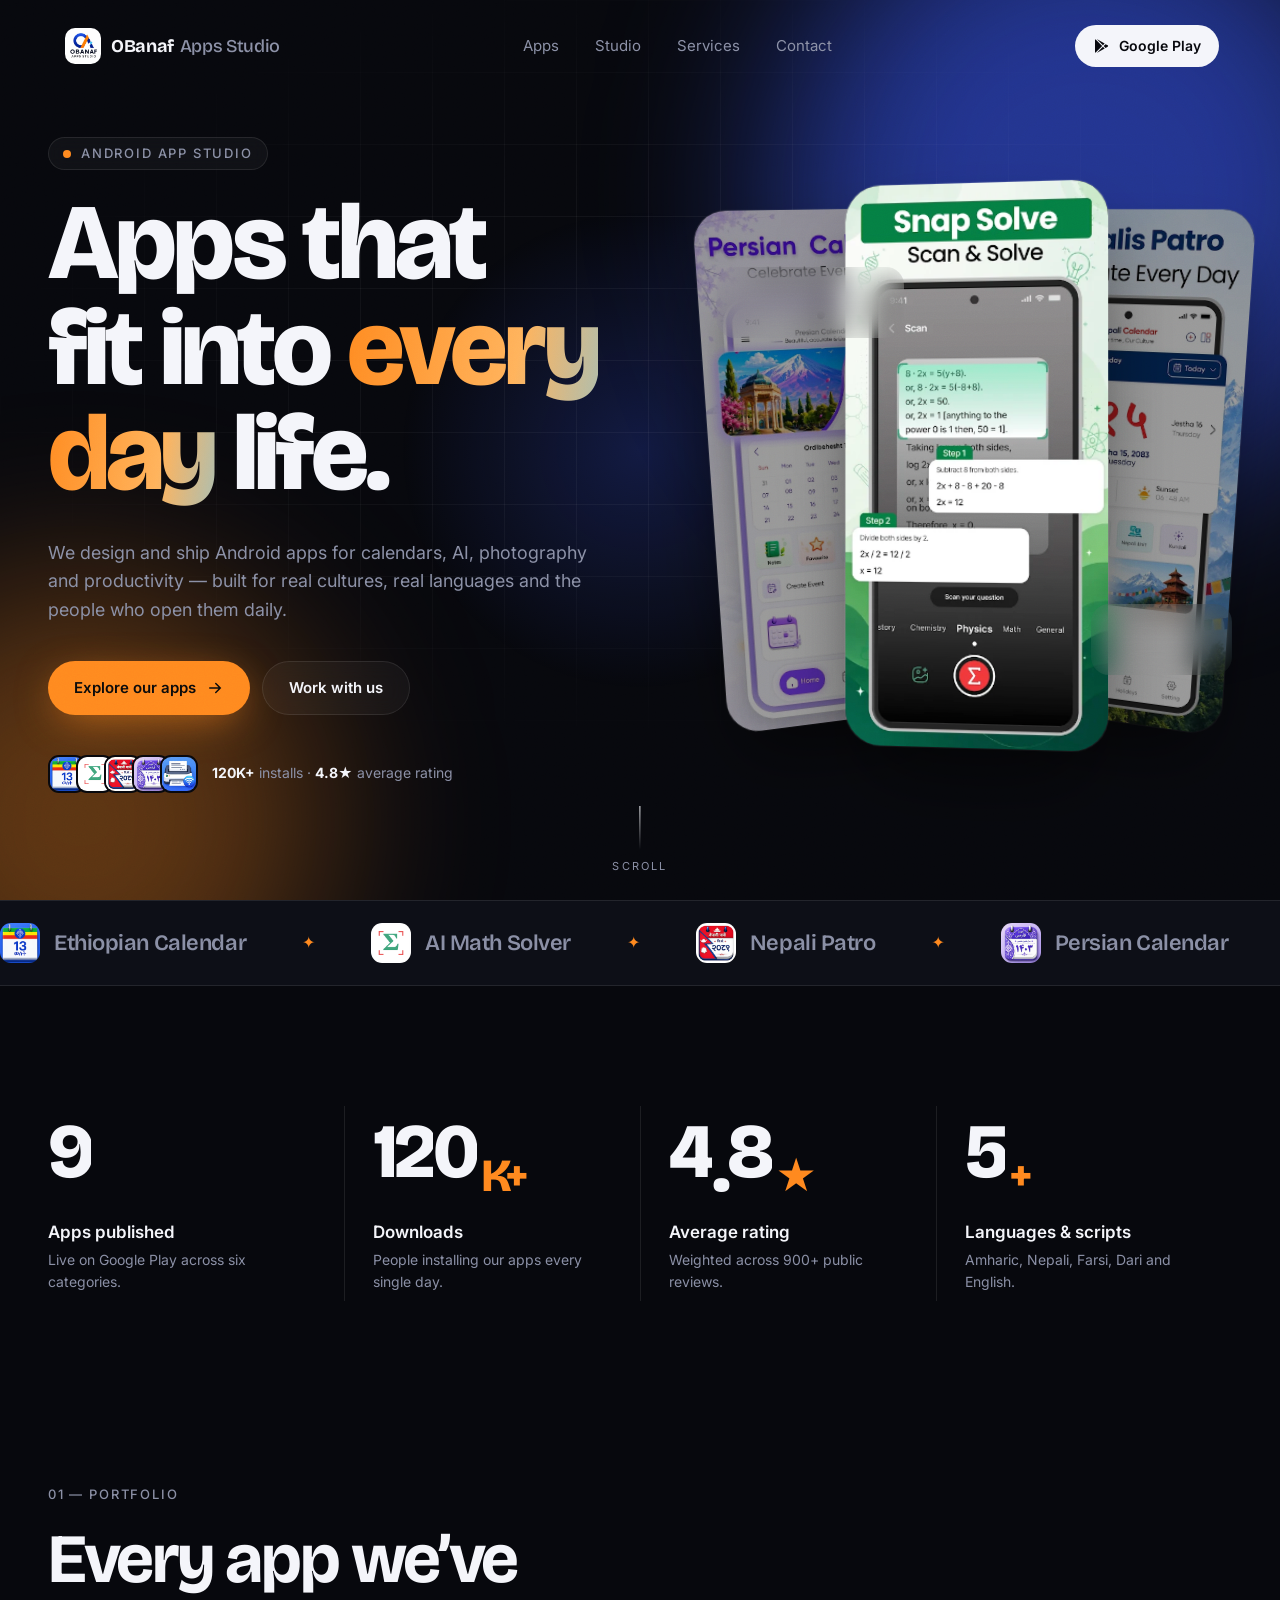
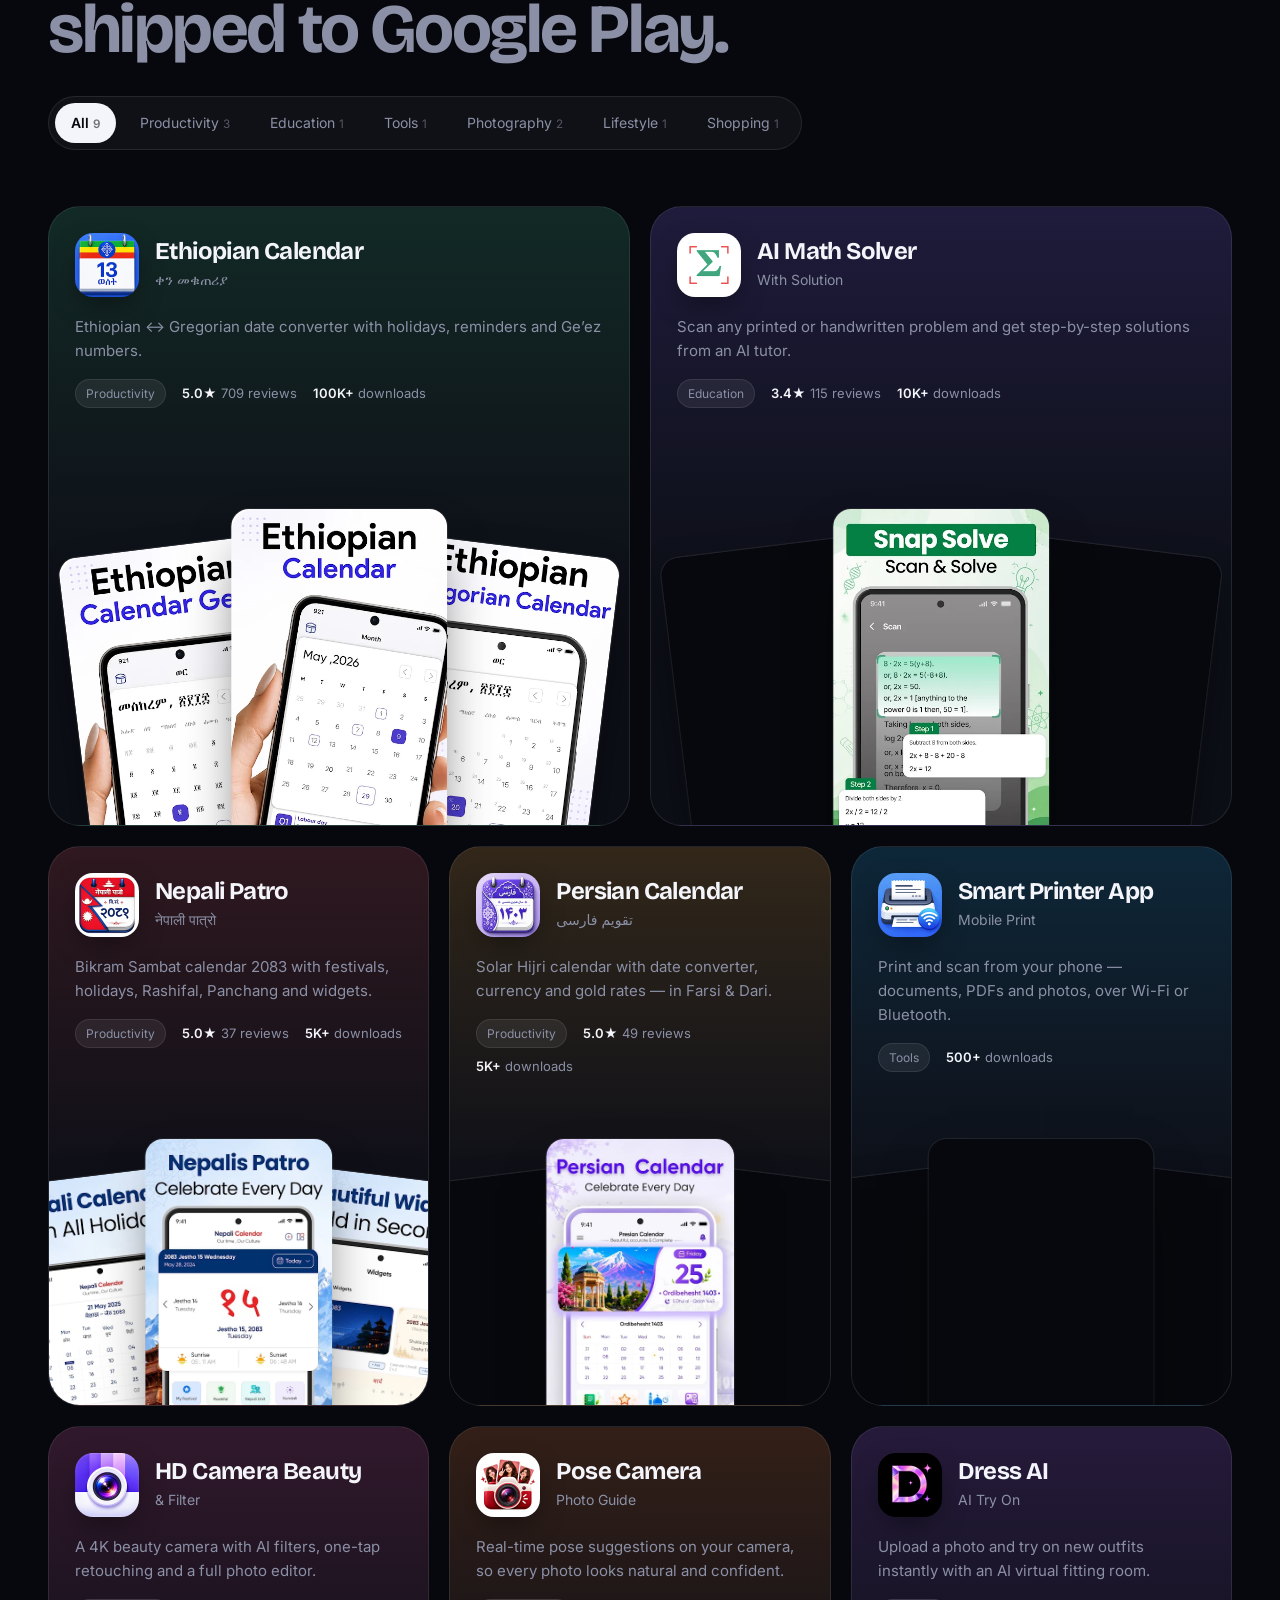
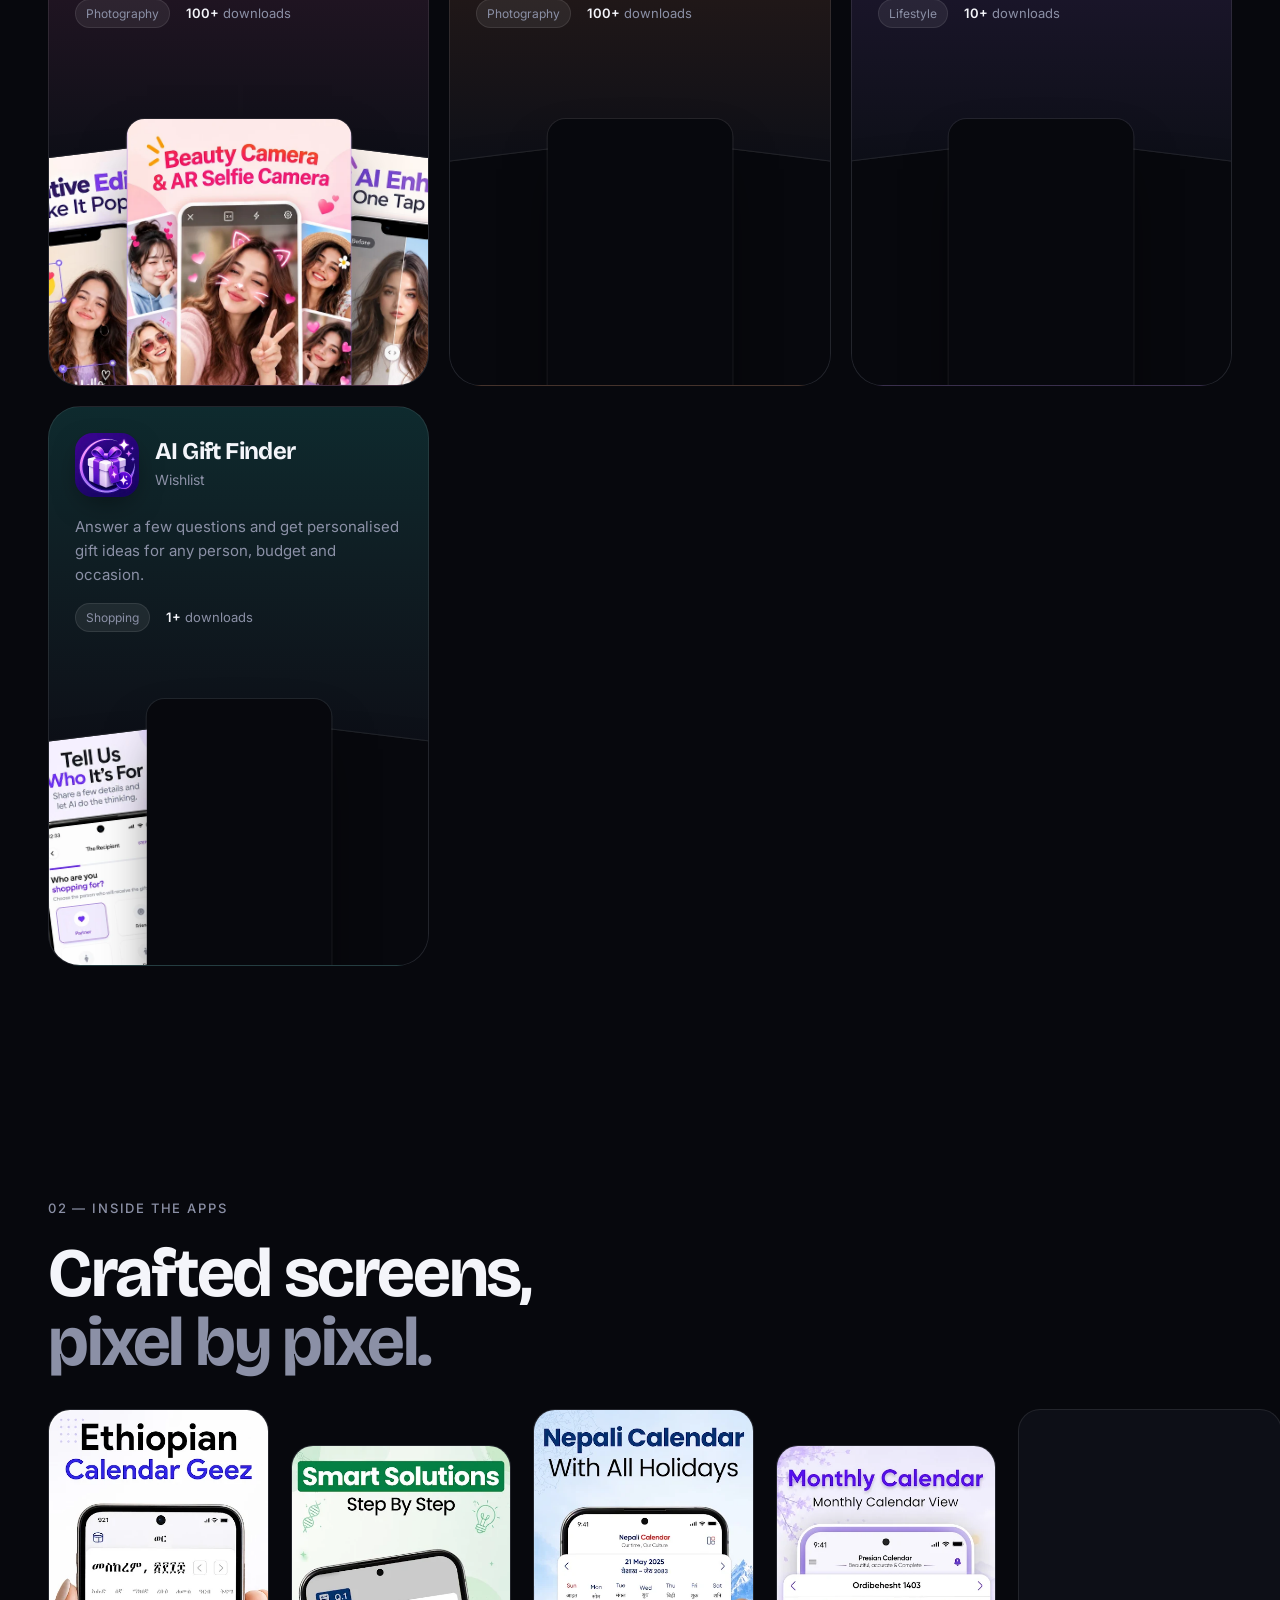
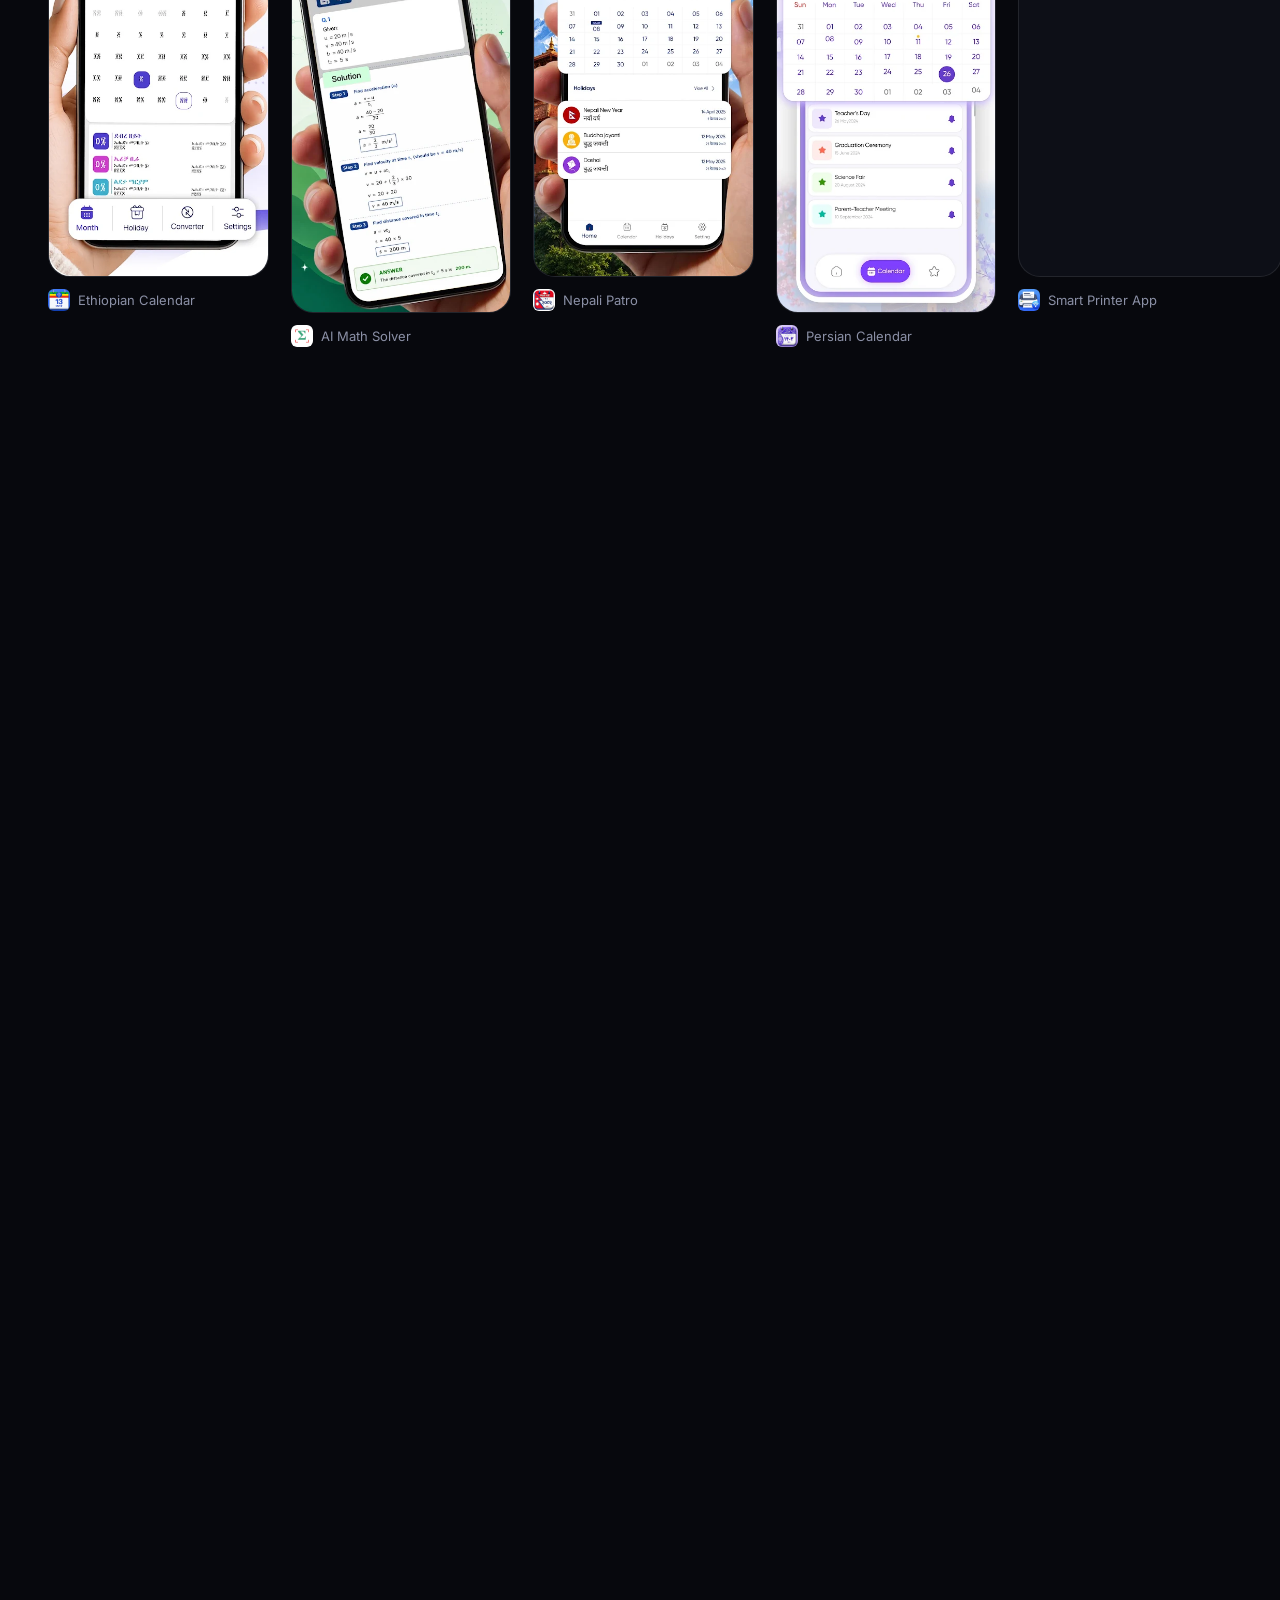
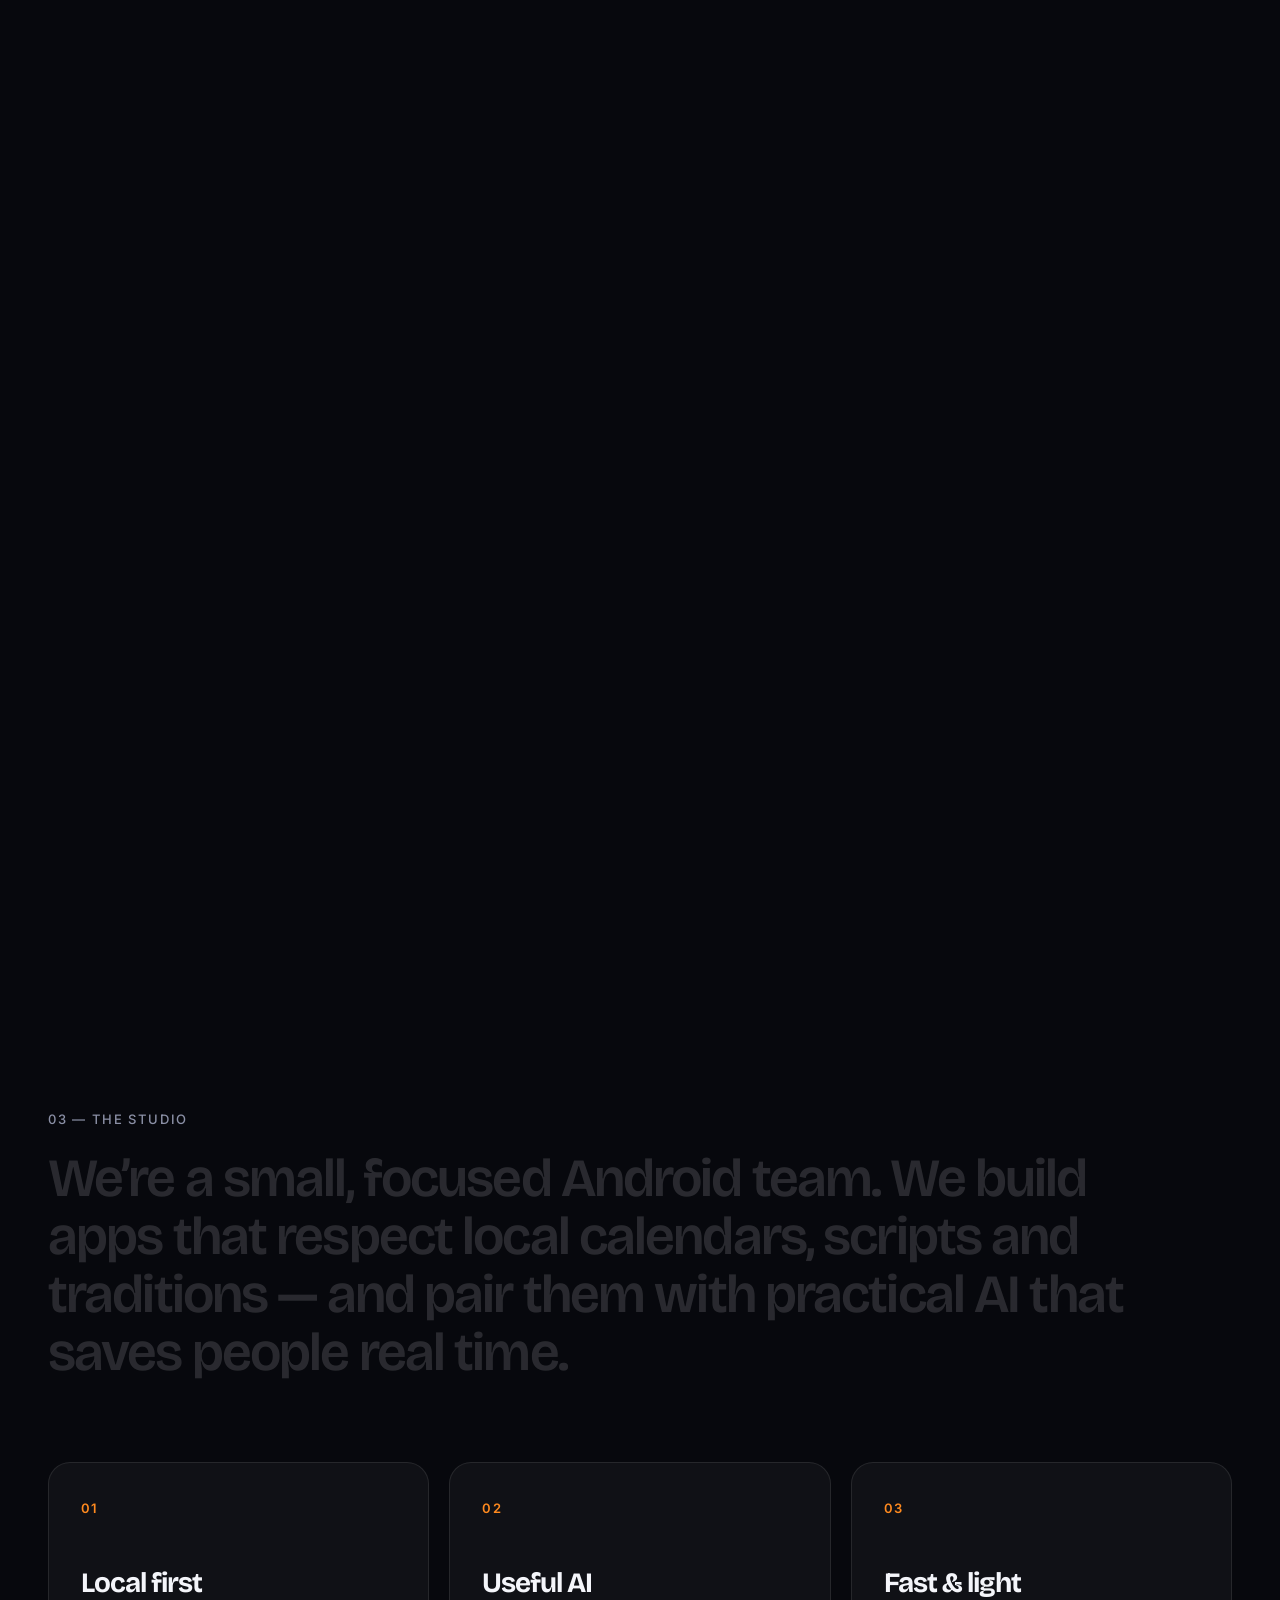
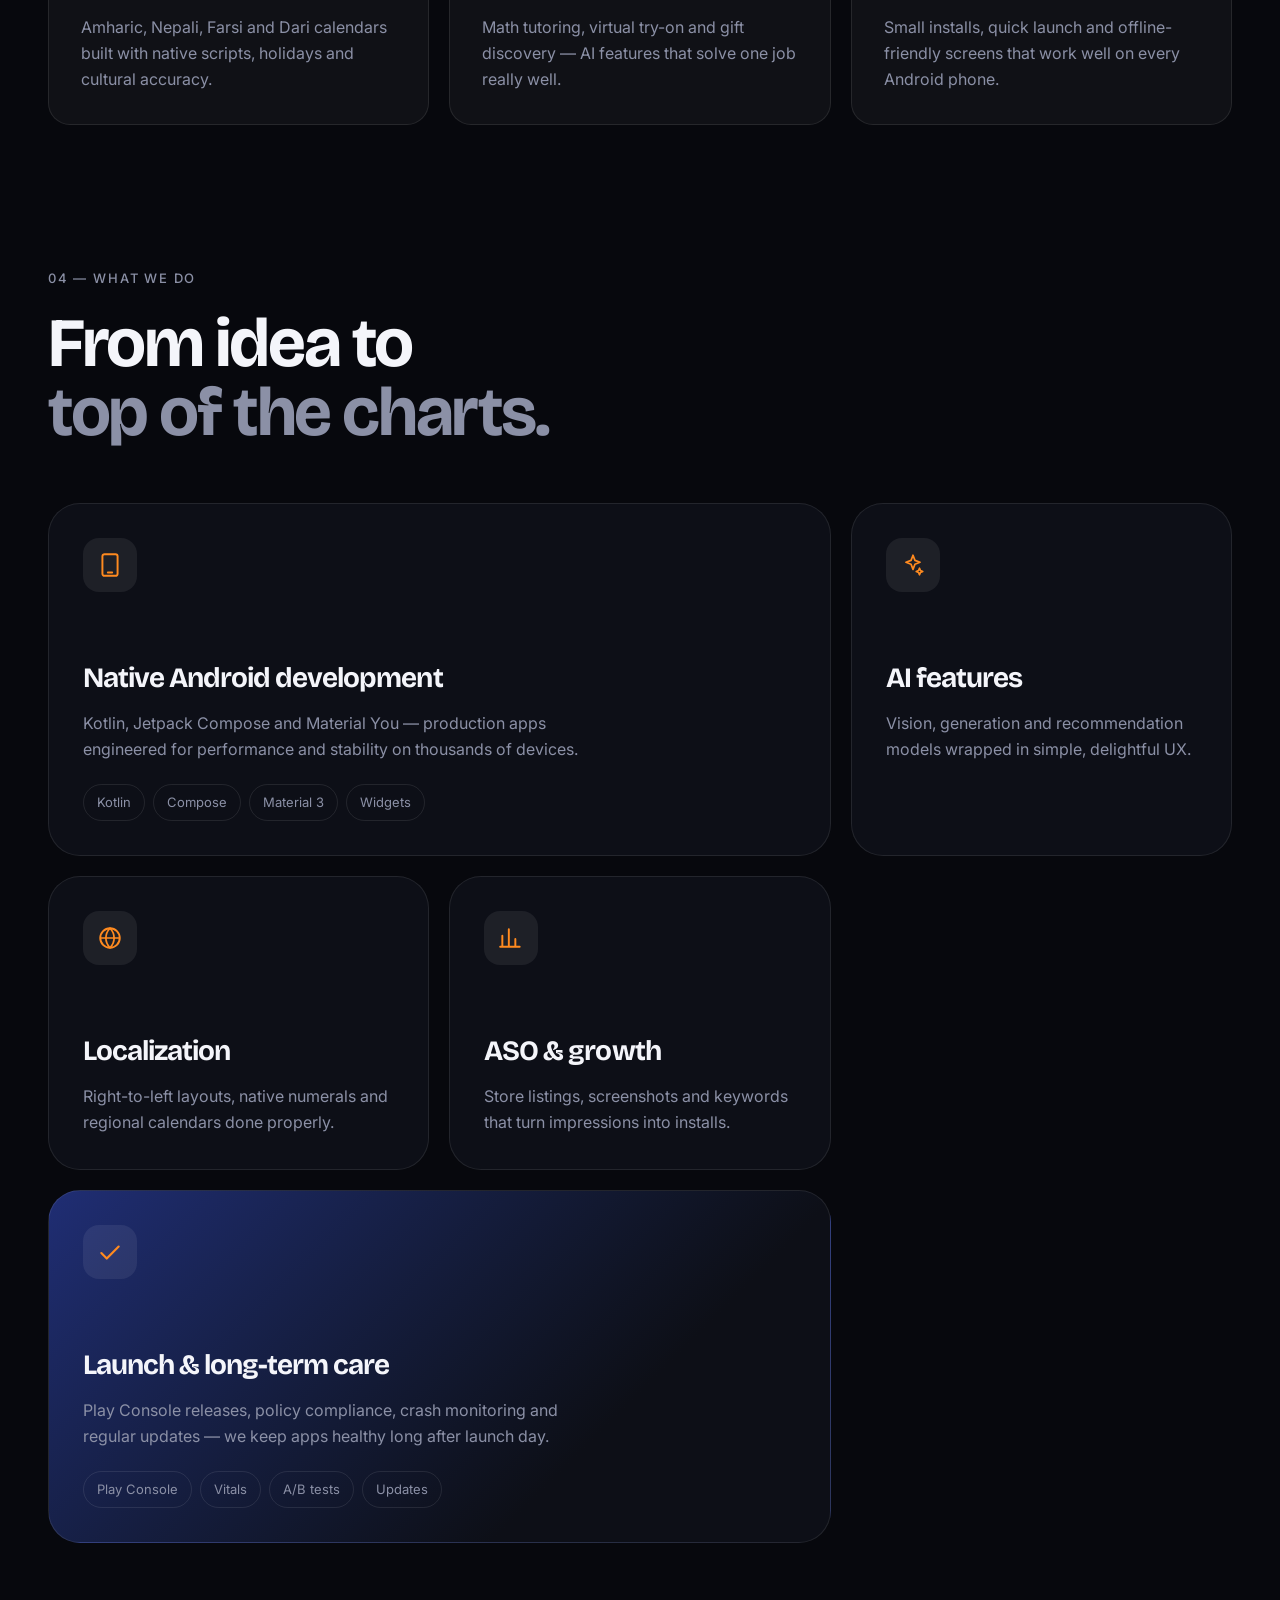
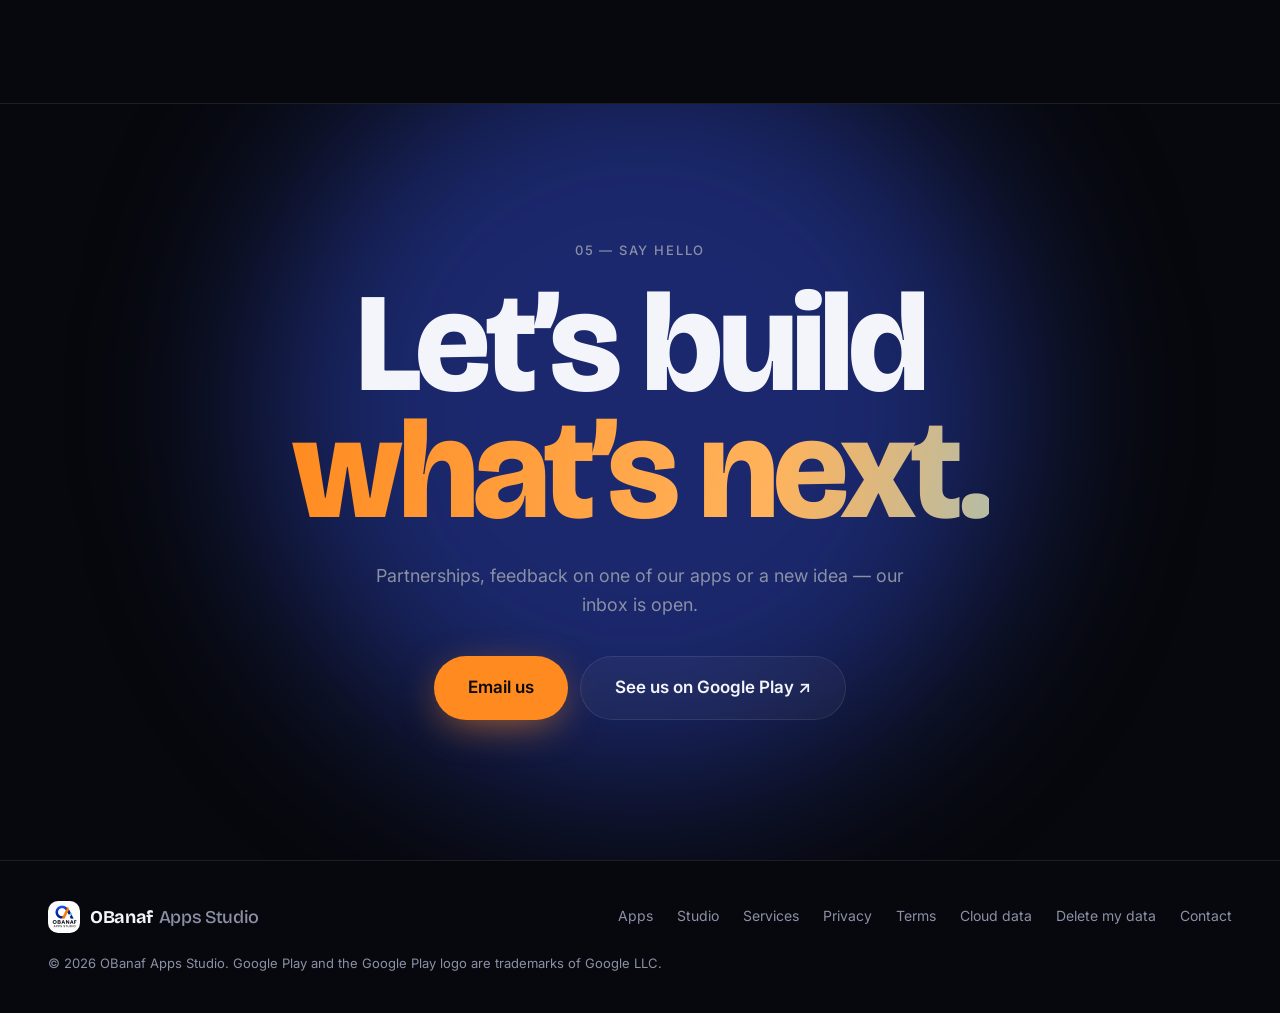
<file: index.html>
<!doctype html>
<html lang="en">
<head>
  <meta charset="utf-8">
  <meta name="viewport" content="width=device-width, initial-scale=1, viewport-fit=cover">
  <title>OBanaf Apps Studio — Android apps people use every day</title>
  <meta name="description" content="OBanaf Apps Studio builds Android apps used by 120K+ people: Ethiopian, Nepali and Persian calendars, AI Math Solver, AI try-on, smart printing and camera apps.">
  <meta name="theme-color" content="#07080d">
  <link rel="icon" type="image/webp" href="assets/img/logo.webp">
  <link rel="apple-touch-icon" href="assets/img/logo.webp">
  <meta property="og:type" content="website">
  <meta property="og:title" content="OBanaf Apps Studio">
  <meta property="og:description" content="Android apps used by 120K+ people across calendars, AI, photography and productivity.">
  <meta property="og:image" content="assets/img/logo.webp">
  <meta name="twitter:card" content="summary_large_image">

  <link rel="preconnect" href="https://fonts.googleapis.com">
  <link rel="preconnect" href="https://fonts.gstatic.com" crossorigin>
  <link href="https://fonts.googleapis.com/css2?family=Bricolage+Grotesque:opsz,wght@12..96,500;12..96,700;12..96,800&family=Inter:wght@400;500;600&display=swap" rel="stylesheet">
  <link rel="stylesheet" href="assets/css/style.css">
  <link rel="preload" as="image" href="assets/img/apps/com.ethiopian.calender.converter/s1.webp">

  <script type="application/ld+json">
  {"@context":"https://schema.org","@type":"Organization","name":"OBanaf Apps Studio","logo":"assets/img/logo.webp","email":"info@pandezlabsltd.site","sameAs":["https://play.google.com/store/apps/dev?id=5410437552612865577"]}
  </script>
</head>
<body>
  <a class="skip" href="#apps">Skip to apps</a>
  <div class="grain" aria-hidden="true"></div>
  <div class="cursor-glow" aria-hidden="true"></div>

  <!-- NAV -->
  <header class="nav" id="nav">
    <a href="#top" class="brand" aria-label="OBanaf Apps Studio home">
      <img src="assets/img/logo.webp" alt="" width="36" height="36">
      <span>OBanaf<em>Apps Studio</em></span>
    </a>
    <nav class="nav-links" aria-label="Primary">
      <a href="#apps">Apps</a>
      <a href="#studio">Studio</a>
      <a href="#services">Services</a>
      <a href="#contact">Contact</a>
    </nav>
    <a class="btn btn-sm btn-light magnetic" data-play-dev target="_blank" rel="noopener">
      <svg viewBox="0 0 24 24" width="16" height="16" aria-hidden="true"><path fill="currentColor" d="M3.6 1.8 13.8 12 3.6 22.2a1.6 1.6 0 0 1-.6-1.3V3.1c0-.5.2-1 .6-1.3Zm11.3 11.3 2.6 2.6-11.9 6.8 9.3-9.4Zm3.9-3.9 3.2 1.8c.9.5.9 1.6 0 2.1l-3.2 1.8-2.8-2.9 2.8-2.8ZM5.6 1.5l11.9 6.8-2.6 2.6-9.3-9.4Z"/></svg>
      <span>Google Play</span>
    </a>
    <button class="burger" aria-label="Open menu" aria-expanded="false"><span></span><span></span></button>
  </header>

  <main id="top">
    <!-- HERO -->
    <section class="hero">
      <div class="orb orb-a" aria-hidden="true"></div>
      <div class="orb orb-b" aria-hidden="true"></div>
      <div class="hero-grid" aria-hidden="true"></div>

      <div class="hero-inner wrap">
        <div class="hero-copy">
          <p class="eyebrow reveal"><span class="dot"></span> Android app studio</p>
          <h1 class="display split" aria-label="Apps that fit into everyday life">
            <span class="line"><span>Apps that</span></span>
            <span class="line"><span>fit into <i class="grad">every</i></span></span>
            <span class="line"><span><i class="grad">day</i> life.</span></span>
          </h1>
          <p class="lead reveal">We design and ship Android apps for calendars, AI, photography and productivity — built for real cultures, real languages and the people who open them daily.</p>
          <div class="hero-cta reveal">
            <a href="#apps" class="btn btn-primary magnetic">Explore our apps
              <svg viewBox="0 0 24 24" width="18" height="18" aria-hidden="true"><path fill="none" stroke="currentColor" stroke-width="2" stroke-linecap="round" d="M5 12h14M13 6l6 6-6 6"/></svg>
            </a>
            <a href="#contact" class="btn btn-ghost magnetic">Work with us</a>
          </div>
          <div class="hero-proof reveal">
            <div class="avatars" id="heroIcons"></div>
            <p><strong>120K+</strong> installs · <strong>4.8★</strong> average rating</p>
          </div>
        </div>

        <div class="hero-visual" aria-hidden="true">
          <div class="phone-stack" id="phoneStack"></div>
          <div class="float-card fc-1"><span class="fc-ico">★</span><div><b>5.0</b><small>Ethiopian Calendar</small></div></div>
          <div class="float-card fc-2"><span class="fc-ico">↓</span><div><b>100K+</b><small>downloads</small></div></div>
        </div>
      </div>

      <a href="#apps" class="scroll-hint" aria-label="Scroll to apps"><span></span>Scroll</a>
    </section>

    <!-- MARQUEE -->
    <div class="marquee" aria-hidden="true">
      <div class="marquee-track" id="marquee"></div>
    </div>

    <!-- STATS -->
    <section class="stats wrap" id="stats" aria-label="Studio numbers"></section>

    <!-- APPS -->
    <section class="apps wrap" id="apps">
      <div class="section-head">
        <div>
          <p class="kicker reveal">01 — Portfolio</p>
          <h2 class="h2 reveal">Every app we’ve<br><span class="muted">shipped to Google Play.</span></h2>
        </div>
        <div class="filters reveal" role="tablist" aria-label="Filter apps by category" id="filters"></div>
      </div>
      <div class="app-grid" id="appGrid"></div>
      <noscript>
        <ul>
          <li><a href="https://play.google.com/store/apps/details?id=com.ethiopian.calender.converter">Ethiopian Calendar</a></li>
          <li><a href="https://play.google.com/store/apps/details?id=com.ob.aimathsolver.scan.solve">AI Math Solver</a></li>
          <li><a href="https://play.google.com/store/apps/details?id=com.nepalipatro.nepalicalendar">Nepali Patro</a></li>
          <li><a href="https://play.google.com/store/apps/details?id=com.persian.calendar">Persian Calendar</a></li>
          <li><a href="https://play.google.com/store/apps/details?id=com.ts.smart.printer.scanner.mobile.printshare">Smart Printer App</a></li>
          <li><a href="https://play.google.com/store/apps/details?id=com.hd.camera.photo.android">HD Camera Beauty</a></li>
          <li><a href="https://play.google.com/store/apps/details?id=com.ob.pose.camera.photo.guide">Pose Camera</a></li>
          <li><a href="https://play.google.com/store/apps/details?id=com.ob.dress.ai.tryon.fashion">Dress AI</a></li>
          <li><a href="https://play.google.com/store/apps/details?id=com.ob.aigiftfinder.wishlist">AI Gift Finder</a></li>
        </ul>
      </noscript>
    </section>

    <!-- SHOWCASE (pinned horizontal scroll) -->
    <section class="showcase" id="showcase" aria-label="Screenshot showcase">
      <div class="showcase-sticky">
        <div class="wrap showcase-head">
          <p class="kicker">02 — Inside the apps</p>
          <h2 class="h2">Crafted screens,<br><span class="muted">pixel by pixel.</span></h2>
        </div>
        <div class="showcase-track" id="showcaseTrack"></div>
        <div class="wrap showcase-progress"><span id="showcaseBar"></span></div>
      </div>
    </section>

    <!-- STUDIO -->
    <section class="studio wrap" id="studio">
      <p class="kicker reveal">03 — The studio</p>
      <p class="statement reveal-words">We’re a small, focused Android team. We build apps that respect local calendars, scripts and traditions — and pair them with practical AI that saves people real time.</p>
      <div class="pillars">
        <article class="pillar reveal"><span>01</span><h3>Local first</h3><p>Amharic, Nepali, Farsi and Dari calendars built with native scripts, holidays and cultural accuracy.</p></article>
        <article class="pillar reveal"><span>02</span><h3>Useful AI</h3><p>Math tutoring, virtual try-on and gift discovery — AI features that solve one job really well.</p></article>
        <article class="pillar reveal"><span>03</span><h3>Fast & light</h3><p>Small installs, quick launch and offline-friendly screens that work well on every Android phone.</p></article>
      </div>
    </section>

    <!-- SERVICES -->
    <section class="services wrap" id="services">
      <div class="section-head">
        <div>
          <p class="kicker reveal">04 — What we do</p>
          <h2 class="h2 reveal">From idea to<br><span class="muted">top of the charts.</span></h2>
        </div>
      </div>
      <div class="bento">
        <article class="tile t-wide reveal tilt">
          <div class="tile-ico"><svg viewBox="0 0 24 24" aria-hidden="true"><path d="M7 2h10a2 2 0 0 1 2 2v16a2 2 0 0 1-2 2H7a2 2 0 0 1-2-2V4a2 2 0 0 1 2-2Zm3 17h4" fill="none" stroke="currentColor" stroke-width="1.8" stroke-linecap="round"/></svg></div>
          <h3>Native Android development</h3>
          <p>Kotlin, Jetpack Compose and Material You — production apps engineered for performance and stability on thousands of devices.</p>
          <div class="chips"><span>Kotlin</span><span>Compose</span><span>Material 3</span><span>Widgets</span></div>
        </article>
        <article class="tile reveal tilt">
          <div class="tile-ico"><svg viewBox="0 0 24 24" aria-hidden="true"><path d="M12 3l1.8 4.7L18.5 9.5l-4.7 1.8L12 16l-1.8-4.7L5.5 9.5l4.7-1.8L12 3Zm6 12 .9 2.1L21 18l-2.1.9L18 21l-.9-2.1L15 18l2.1-.9L18 15Z" fill="none" stroke="currentColor" stroke-width="1.6" stroke-linejoin="round"/></svg></div>
          <h3>AI features</h3>
          <p>Vision, generation and recommendation models wrapped in simple, delightful UX.</p>
        </article>
        <article class="tile reveal tilt">
          <div class="tile-ico"><svg viewBox="0 0 24 24" aria-hidden="true"><circle cx="12" cy="12" r="9" fill="none" stroke="currentColor" stroke-width="1.8"/><path d="M3 12h18M12 3c2.5 2.6 3.8 5.6 3.8 9s-1.3 6.4-3.8 9c-2.5-2.6-3.8-5.6-3.8-9S9.5 5.6 12 3Z" fill="none" stroke="currentColor" stroke-width="1.6"/></svg></div>
          <h3>Localization</h3>
          <p>Right-to-left layouts, native numerals and regional calendars done properly.</p>
        </article>
        <article class="tile reveal tilt">
          <div class="tile-ico"><svg viewBox="0 0 24 24" aria-hidden="true"><path d="M4 20V10m6 10V4m6 16v-7m4 7H2" fill="none" stroke="currentColor" stroke-width="1.8" stroke-linecap="round"/></svg></div>
          <h3>ASO & growth</h3>
          <p>Store listings, screenshots and keywords that turn impressions into installs.</p>
        </article>
        <article class="tile t-wide t-accent reveal tilt">
          <div class="tile-ico"><svg viewBox="0 0 24 24" aria-hidden="true"><path d="M20 7 9 18l-5-5" fill="none" stroke="currentColor" stroke-width="2" stroke-linecap="round" stroke-linejoin="round"/></svg></div>
          <h3>Launch & long-term care</h3>
          <p>Play Console releases, policy compliance, crash monitoring and regular updates — we keep apps healthy long after launch day.</p>
          <div class="chips"><span>Play Console</span><span>Vitals</span><span>A/B tests</span><span>Updates</span></div>
        </article>
      </div>
    </section>

    <!-- CONTACT -->
    <section class="contact" id="contact">
      <div class="orb orb-c" aria-hidden="true"></div>
      <div class="wrap contact-inner">
        <p class="kicker reveal">05 — Say hello</p>
        <h2 class="mega reveal">Let’s build<br><i class="grad">what’s next.</i></h2>
        <p class="lead reveal">Partnerships, feedback on one of our apps or a new idea — our inbox is open.</p>
        <div class="hero-cta reveal">
          <a class="btn btn-primary btn-lg magnetic" data-email>Email us</a>
          <a class="btn btn-ghost btn-lg magnetic" data-play-dev target="_blank" rel="noopener">See us on Google Play ↗</a>
        </div>
      </div>
    </section>
  </main>

  <footer class="footer">
    <div class="wrap footer-inner">
      <div class="brand"><img src="assets/img/logo.webp" alt="" width="32" height="32" loading="lazy"><span>OBanaf<em>Apps Studio</em></span></div>
      <nav aria-label="Footer">
        <a href="#apps">Apps</a><a href="#studio">Studio</a><a href="#services">Services</a><a href="privacy.html">Privacy</a><a href="terms.html">Terms</a><a href="cloud-data.html">Cloud data</a><a href="cloud-data.html#delete">Delete my data</a><a data-email>Contact</a>
      </nav>
      <p class="copy">© <span id="year"></span> OBanaf Apps Studio. Google Play and the Google Play logo are trademarks of Google LLC.</p>
    </div>
  </footer>

  <!-- APP DETAIL DIALOG -->
  <dialog class="sheet" id="sheet" aria-labelledby="sheetTitle">
    <div class="sheet-body" id="sheetBody"></div>
  </dialog>

  <script src="assets/js/data.js"></script>
  <script src="assets/js/main.js" defer></script>
</body>
</html>
</file>
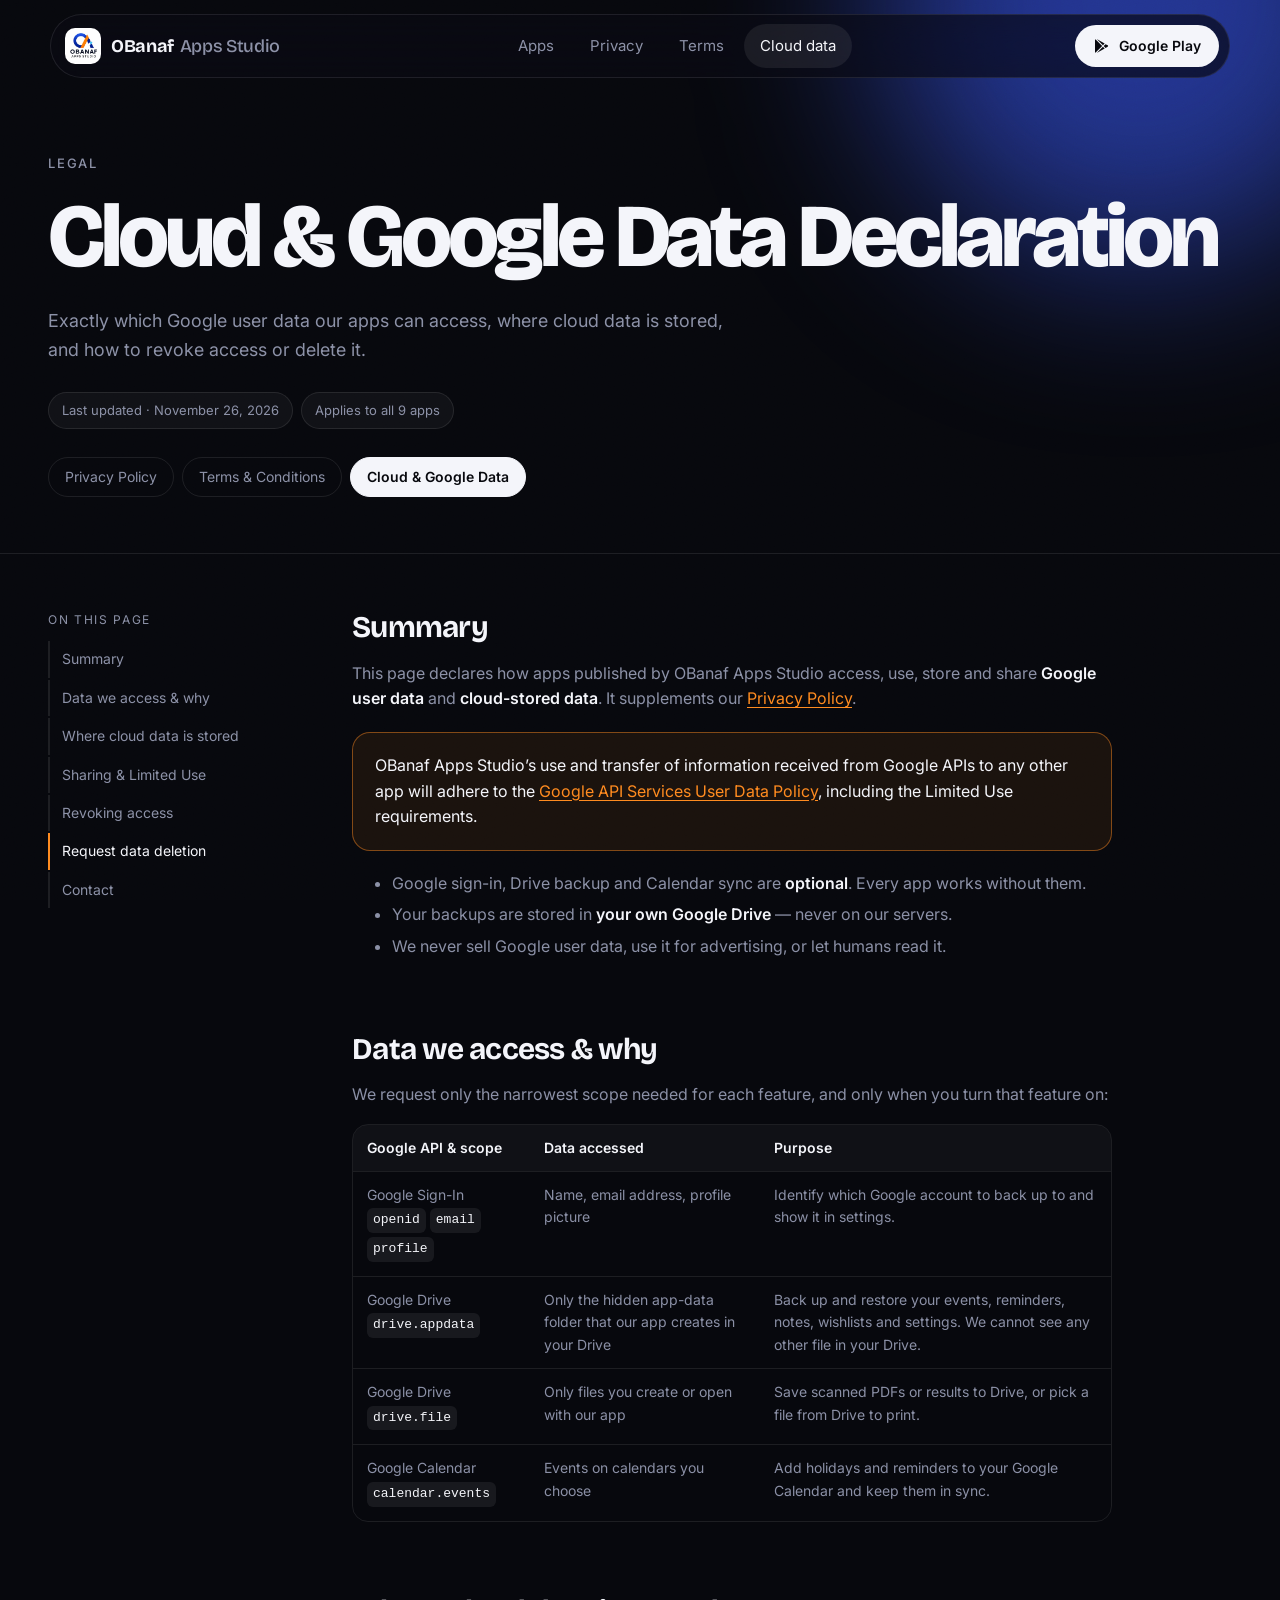
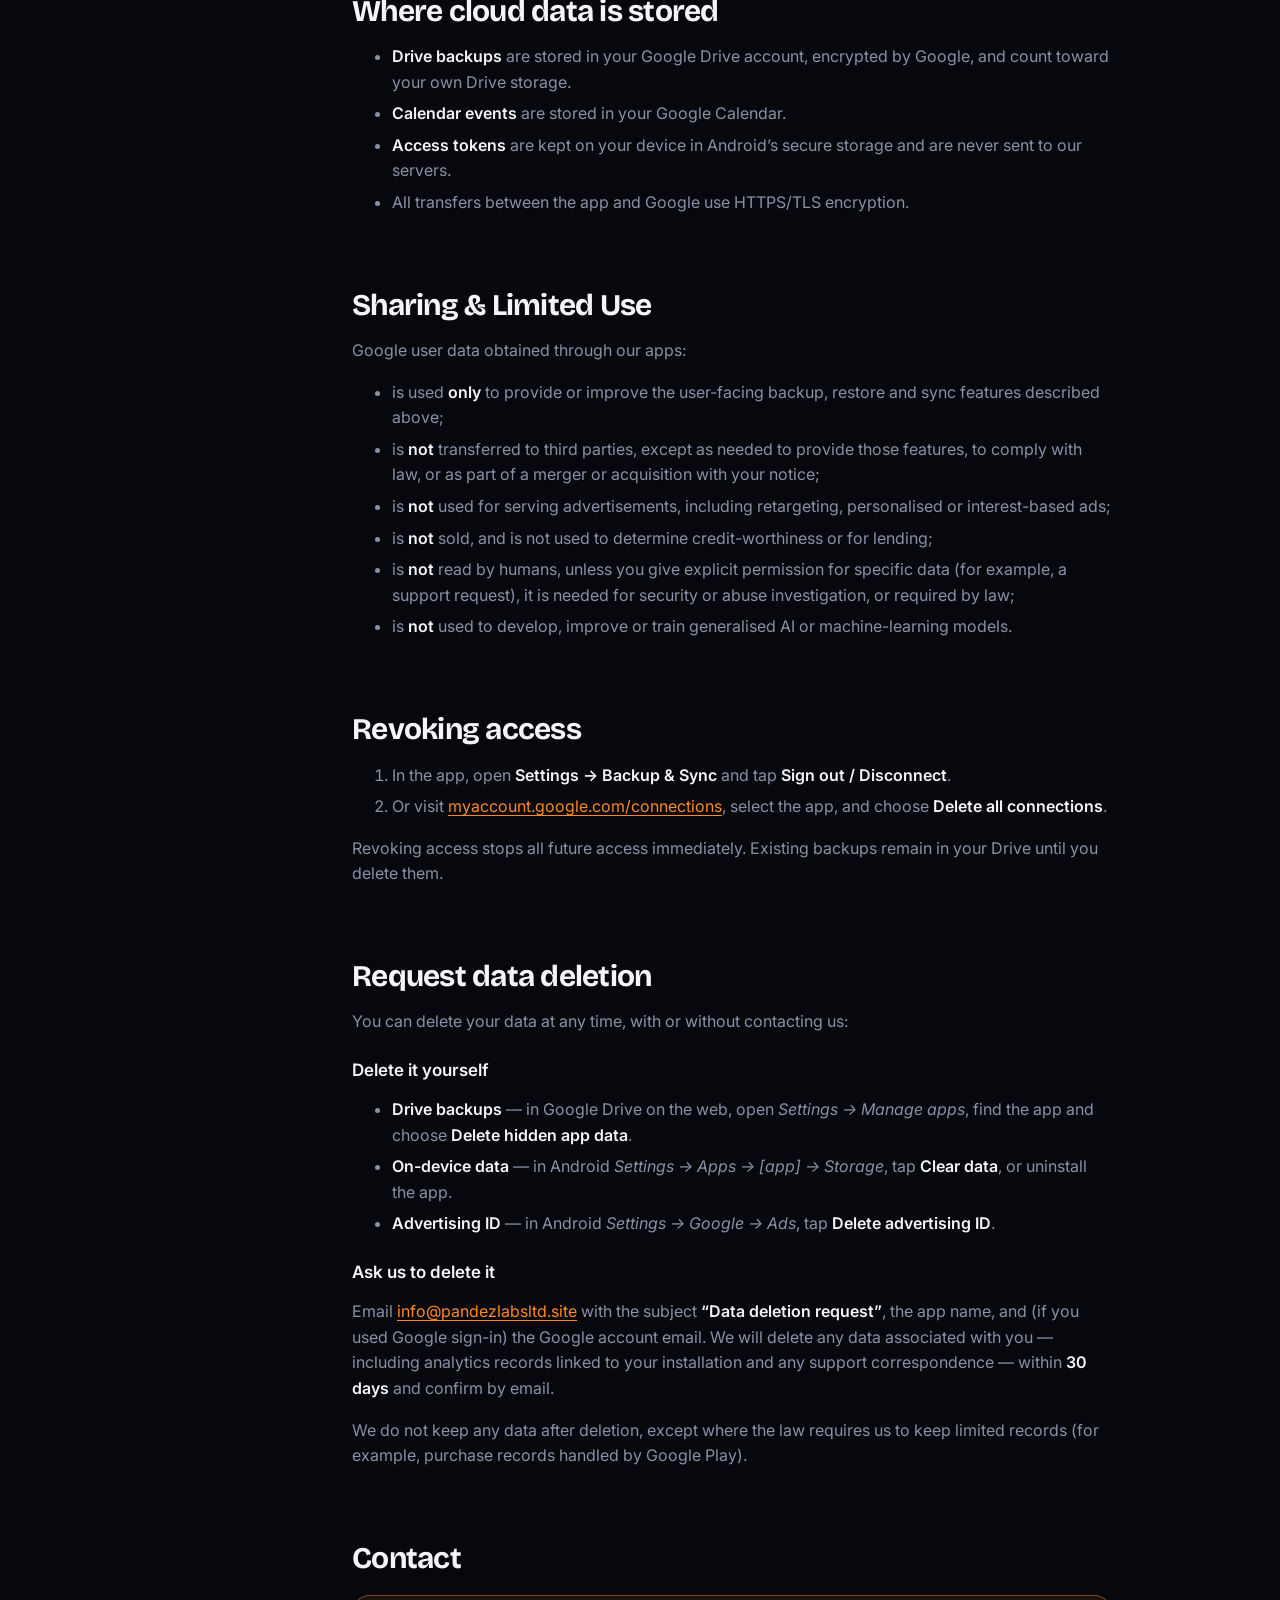
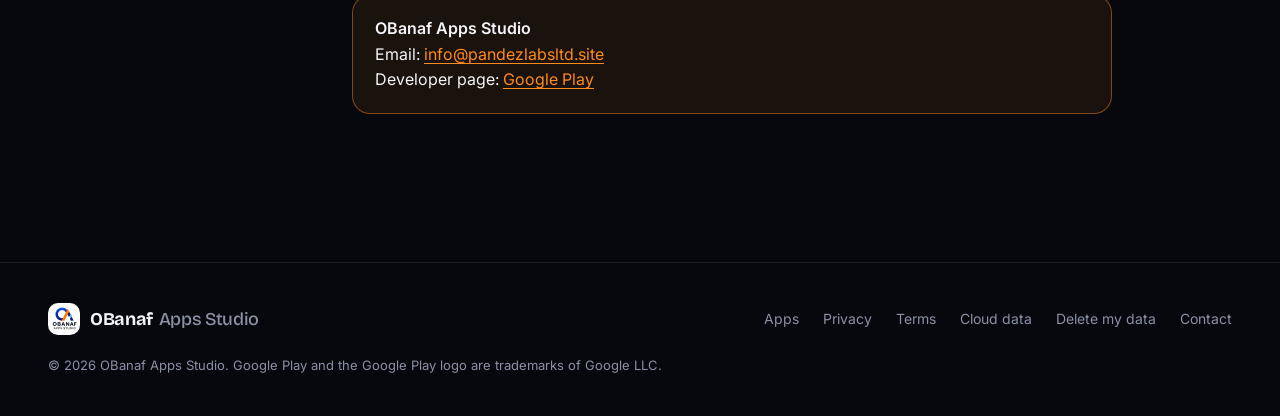
<file: cloud-data.html>
<!doctype html>
<html lang="en">
<head>
  <meta charset="utf-8">
  <meta name="viewport" content="width=device-width, initial-scale=1, viewport-fit=cover">
  <title>Cloud & Google Data Declaration — OBanaf Apps Studio</title>
  <meta name="description" content="Exactly which Google user data our apps can access, where cloud data is stored, and how to revoke access or delete it.">
  <meta name="theme-color" content="#07080d">
  <link rel="icon" type="image/webp" href="assets/img/logo.webp">
  <link rel="preconnect" href="https://fonts.googleapis.com">
  <link rel="preconnect" href="https://fonts.gstatic.com" crossorigin>
  <link href="https://fonts.googleapis.com/css2?family=Bricolage+Grotesque:opsz,wght@12..96,500;12..96,700;12..96,800&family=Inter:wght@400;500;600&display=swap" rel="stylesheet">
  <link rel="stylesheet" href="assets/css/style.css">
</head>
<body>
  <a class="skip" href="#content">Skip to content</a>
  <div class="grain" aria-hidden="true"></div>
  <header class="nav scrolled" id="nav">
    <a href="./" class="brand" aria-label="OBanaf Apps Studio home">
      <img src="assets/img/logo.webp" alt="" width="36" height="36">
      <span>OBanaf<em>Apps Studio</em></span>
    </a>
    <nav class="nav-links" aria-label="Primary">
      <a href="./#apps">Apps</a>
      <a href="privacy.html">Privacy</a>
      <a href="terms.html">Terms</a>
      <a href="cloud-data.html" class="active">Cloud data</a>
    </nav>
    <a class="btn btn-sm btn-light" href="https://play.google.com/store/apps/dev?id=5410437552612865577" target="_blank" rel="noopener">
      <svg viewBox="0 0 24 24" width="16" height="16" aria-hidden="true"><path fill="currentColor" d="M3.6 1.8 13.8 12 3.6 22.2a1.6 1.6 0 0 1-.6-1.3V3.1c0-.5.2-1 .6-1.3Zm11.3 11.3 2.6 2.6-11.9 6.8 9.3-9.4Zm3.9-3.9 3.2 1.8c.9.5.9 1.6 0 2.1l-3.2 1.8-2.8-2.9 2.8-2.8ZM5.6 1.5l11.9 6.8-2.6 2.6-9.3-9.4Z"/></svg>
      <span>Google Play</span>
    </a>
    <button class="burger" aria-label="Open menu" aria-expanded="false"><span></span><span></span></button>
  </header>

  <main id="content">
    <section class="legal-hero">
      <div class="orb orb-a" aria-hidden="true"></div>
      <div class="wrap">
        <p class="kicker">Legal</p>
        <h1>Cloud & Google Data Declaration</h1>
        <p class="lead">Exactly which Google user data our apps can access, where cloud data is stored, and how to revoke access or delete it.</p>
        <div class="legal-meta"><span>Last updated · November 26, 2026</span><span>Applies to all 9 apps</span></div>
        <nav class="legal-tabs" aria-label="Legal documents"><a href="privacy.html">Privacy Policy</a><a href="terms.html">Terms & Conditions</a><a href="cloud-data.html" aria-current="page">Cloud & Google Data</a></nav>
      </div>
    </section>
    <div class="wrap legal">
      <nav class="toc" aria-label="On this page"><p>On this page</p><a href="#summary">Summary</a><a href="#scopes">Data we access &amp; why</a><a href="#storage">Where cloud data is stored</a><a href="#sharing">Sharing &amp; Limited Use</a><a href="#revoke">Revoking access</a><a href="#delete">Request data deletion</a><a href="#contact">Contact</a></nav>
      <article class="prose"><section id="summary"><h2>Summary</h2><p>This page declares how apps published by OBanaf Apps Studio access, use, store and share <strong>Google user data</strong> and <strong>cloud-stored data</strong>. It supplements our <a href="privacy.html">Privacy Policy</a>.</p>
<div class="callout"><p>OBanaf Apps Studio’s use and transfer of information received from Google APIs to any other app will adhere to the <a href="https://developers.google.com/terms/api-services-user-data-policy" target="_blank" rel="noopener">Google API Services User Data Policy</a>, including the Limited Use requirements.</p></div>
<ul>
<li>Google sign-in, Drive backup and Calendar sync are <strong>optional</strong>. Every app works without them.</li>
<li>Your backups are stored in <strong>your own Google Drive</strong> — never on our servers.</li>
<li>We never sell Google user data, use it for advertising, or let humans read it.</li>
</ul></section><section id="scopes"><h2>Data we access &amp; why</h2><p>We request only the narrowest scope needed for each feature, and only when you turn that feature on:</p>
<div class="table-wrap"><table>
<tr><th>Google API & scope</th><th>Data accessed</th><th>Purpose</th></tr>
<tr><td>Google Sign-In<br><code>openid</code> <code>email</code> <code>profile</code></td><td>Name, email address, profile picture</td><td>Identify which Google account to back up to and show it in settings.</td></tr>
<tr><td>Google Drive<br><code>drive.appdata</code></td><td>Only the hidden app-data folder that our app creates in your Drive</td><td>Back up and restore your events, reminders, notes, wishlists and settings. We cannot see any other file in your Drive.</td></tr>
<tr><td>Google Drive<br><code>drive.file</code></td><td>Only files you create or open with our app</td><td>Save scanned PDFs or results to Drive, or pick a file from Drive to print.</td></tr>
<tr><td>Google Calendar<br><code>calendar.events</code></td><td>Events on calendars you choose</td><td>Add holidays and reminders to your Google Calendar and keep them in sync.</td></tr>
</table></div></section><section id="storage"><h2>Where cloud data is stored</h2><ul>
<li><strong>Drive backups</strong> are stored in your Google Drive account, encrypted by Google, and count toward your own Drive storage.</li>
<li><strong>Calendar events</strong> are stored in your Google Calendar.</li>
<li><strong>Access tokens</strong> are kept on your device in Android’s secure storage and are never sent to our servers.</li>
<li>All transfers between the app and Google use HTTPS/TLS encryption.</li>
</ul></section><section id="sharing"><h2>Sharing &amp; Limited Use</h2><p>Google user data obtained through our apps:</p>
<ul>
<li>is used <strong>only</strong> to provide or improve the user-facing backup, restore and sync features described above;</li>
<li>is <strong>not</strong> transferred to third parties, except as needed to provide those features, to comply with law, or as part of a merger or acquisition with your notice;</li>
<li>is <strong>not</strong> used for serving advertisements, including retargeting, personalised or interest-based ads;</li>
<li>is <strong>not</strong> sold, and is not used to determine credit-worthiness or for lending;</li>
<li>is <strong>not</strong> read by humans, unless you give explicit permission for specific data (for example, a support request), it is needed for security or abuse investigation, or required by law;</li>
<li>is <strong>not</strong> used to develop, improve or train generalised AI or machine-learning models.</li>
</ul></section><section id="revoke"><h2>Revoking access</h2><ol>
<li>In the app, open <strong>Settings → Backup & Sync</strong> and tap <strong>Sign out / Disconnect</strong>.</li>
<li>Or visit <a href="https://myaccount.google.com/connections" target="_blank" rel="noopener">myaccount.google.com/connections</a>, select the app, and choose <strong>Delete all connections</strong>.</li>
</ol>
<p>Revoking access stops all future access immediately. Existing backups remain in your Drive until you delete them.</p></section><section id="delete"><h2>Request data deletion</h2><p>You can delete your data at any time, with or without contacting us:</p>
<h3>Delete it yourself</h3>
<ul>
<li><strong>Drive backups</strong> — in Google Drive on the web, open <em>Settings → Manage apps</em>, find the app and choose <strong>Delete hidden app data</strong>.</li>
<li><strong>On-device data</strong> — in Android <em>Settings → Apps → [app] → Storage</em>, tap <strong>Clear data</strong>, or uninstall the app.</li>
<li><strong>Advertising ID</strong> — in Android <em>Settings → Google → Ads</em>, tap <strong>Delete advertising ID</strong>.</li>
</ul>
<h3>Ask us to delete it</h3>
<p>Email <a href="mailto:info@pandezlabsltd.site">info@pandezlabsltd.site</a> with the subject <strong>“Data deletion request”</strong>, the app name, and (if you used Google sign-in) the Google account email. We will delete any data associated with you — including analytics records linked to your installation and any support correspondence — within <strong>30 days</strong> and confirm by email.</p>
<p>We do not keep any data after deletion, except where the law requires us to keep limited records (for example, purchase records handled by Google Play).</p></section><section id="contact"><h2>Contact</h2><div class="callout"><p><strong>OBanaf Apps Studio</strong><br>Email: <a href="mailto:info@pandezlabsltd.site">info@pandezlabsltd.site</a><br>Developer page: <a href="https://play.google.com/store/apps/dev?id=5410437552612865577" target="_blank" rel="noopener">Google Play</a></p></div></section></article>
    </div>
  </main>

  <footer class="footer">
    <div class="wrap footer-inner">
      <div class="brand"><img src="assets/img/logo.webp" alt="" width="32" height="32" loading="lazy"><span>OBanaf<em>Apps Studio</em></span></div>
      <nav aria-label="Footer">
        <a href="./#apps">Apps</a><a href="privacy.html">Privacy</a><a href="terms.html">Terms</a><a href="cloud-data.html">Cloud data</a><a href="cloud-data.html#delete">Delete my data</a><a href="mailto:info@pandezlabsltd.site">Contact</a>
      </nav>
      <p class="copy">© <span id="year">2026</span> OBanaf Apps Studio. Google Play and the Google Play logo are trademarks of Google LLC.</p>
    </div>
  </footer>
  <script src="assets/js/legal.js" defer></script>
</body>
</html>
</file>
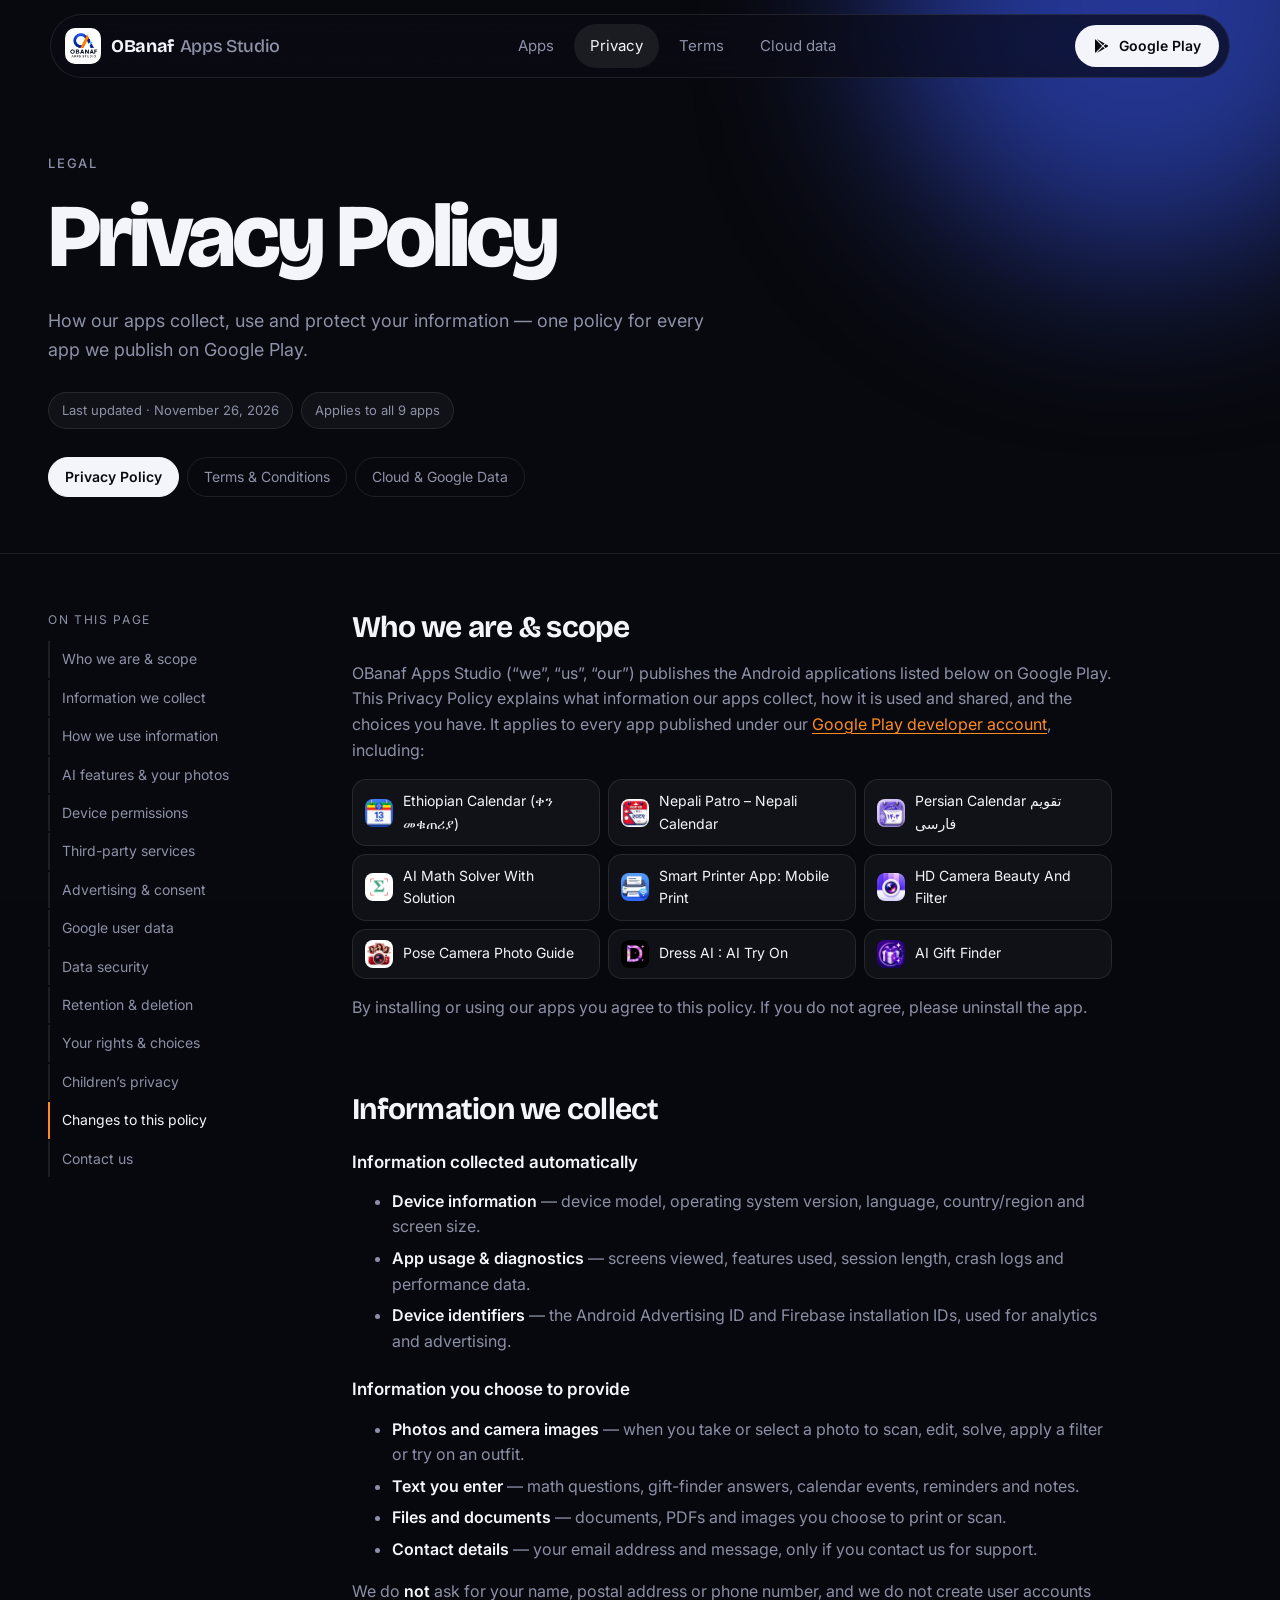
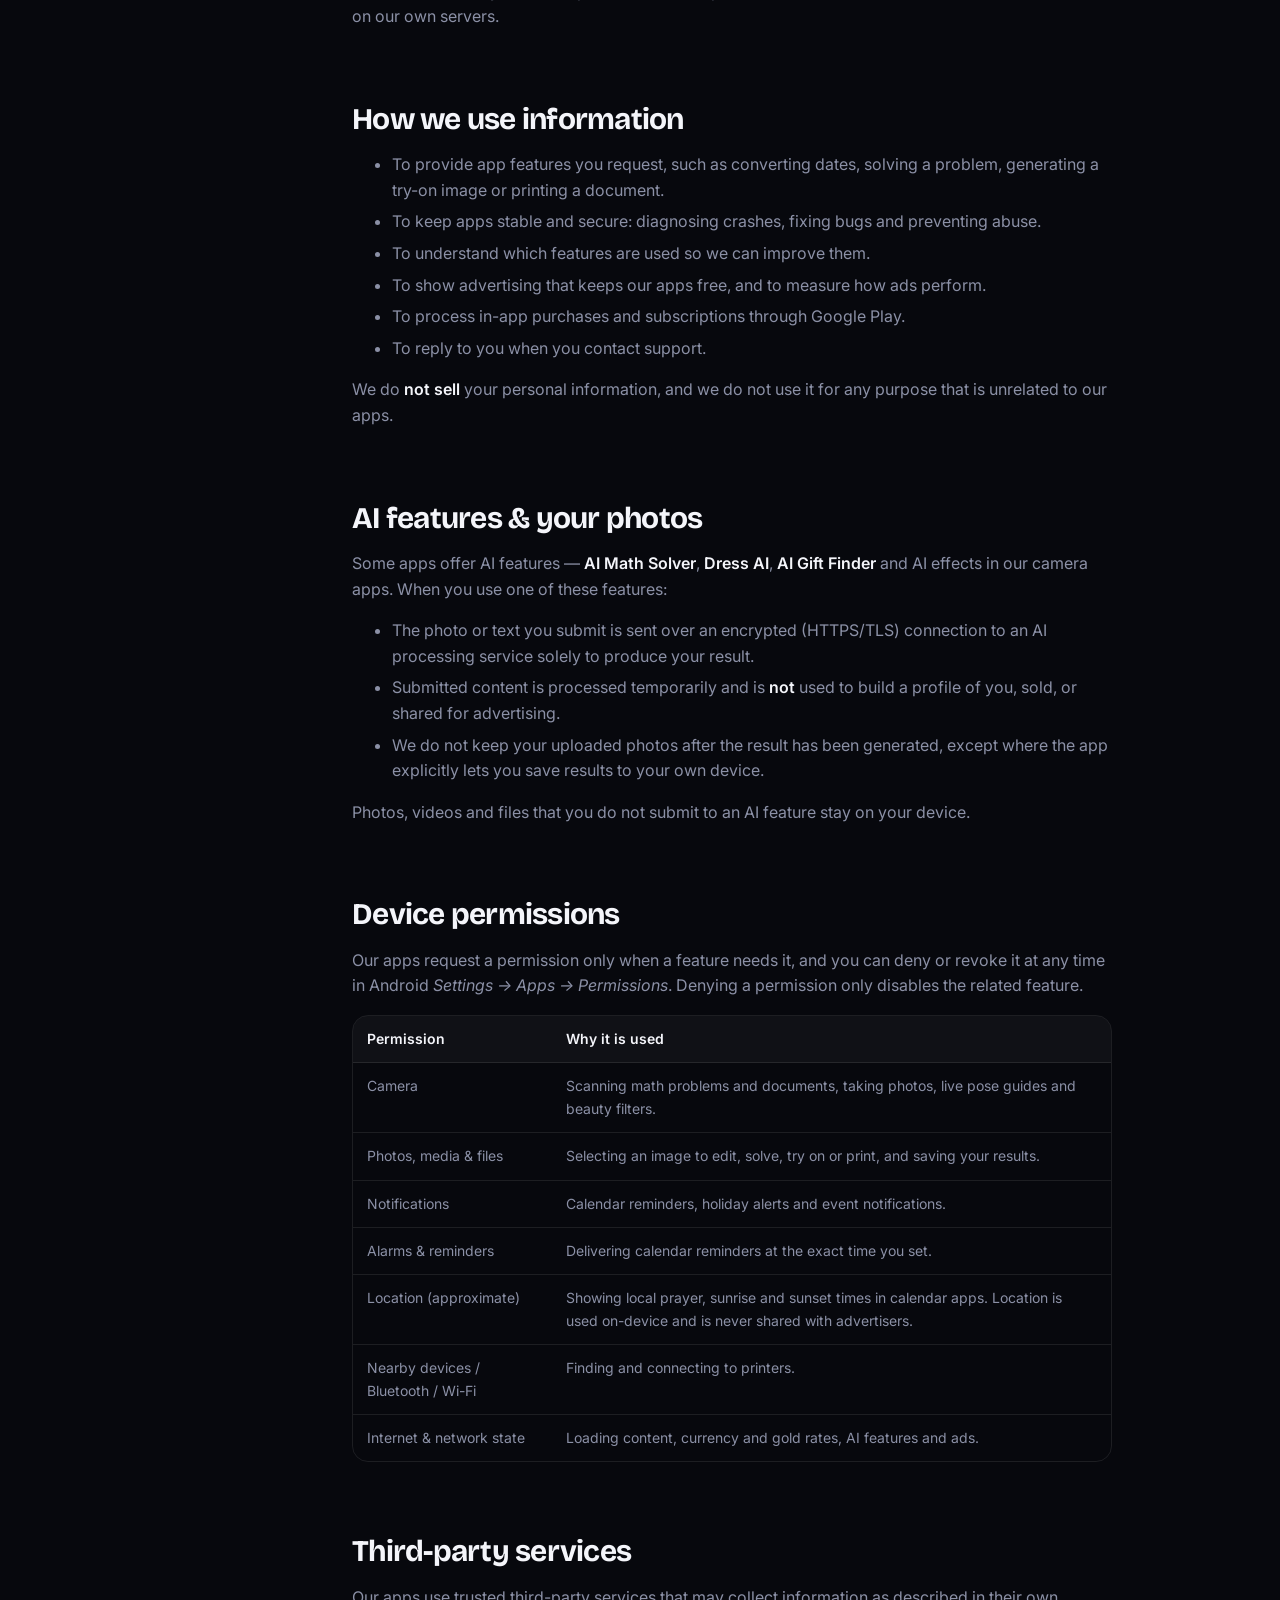
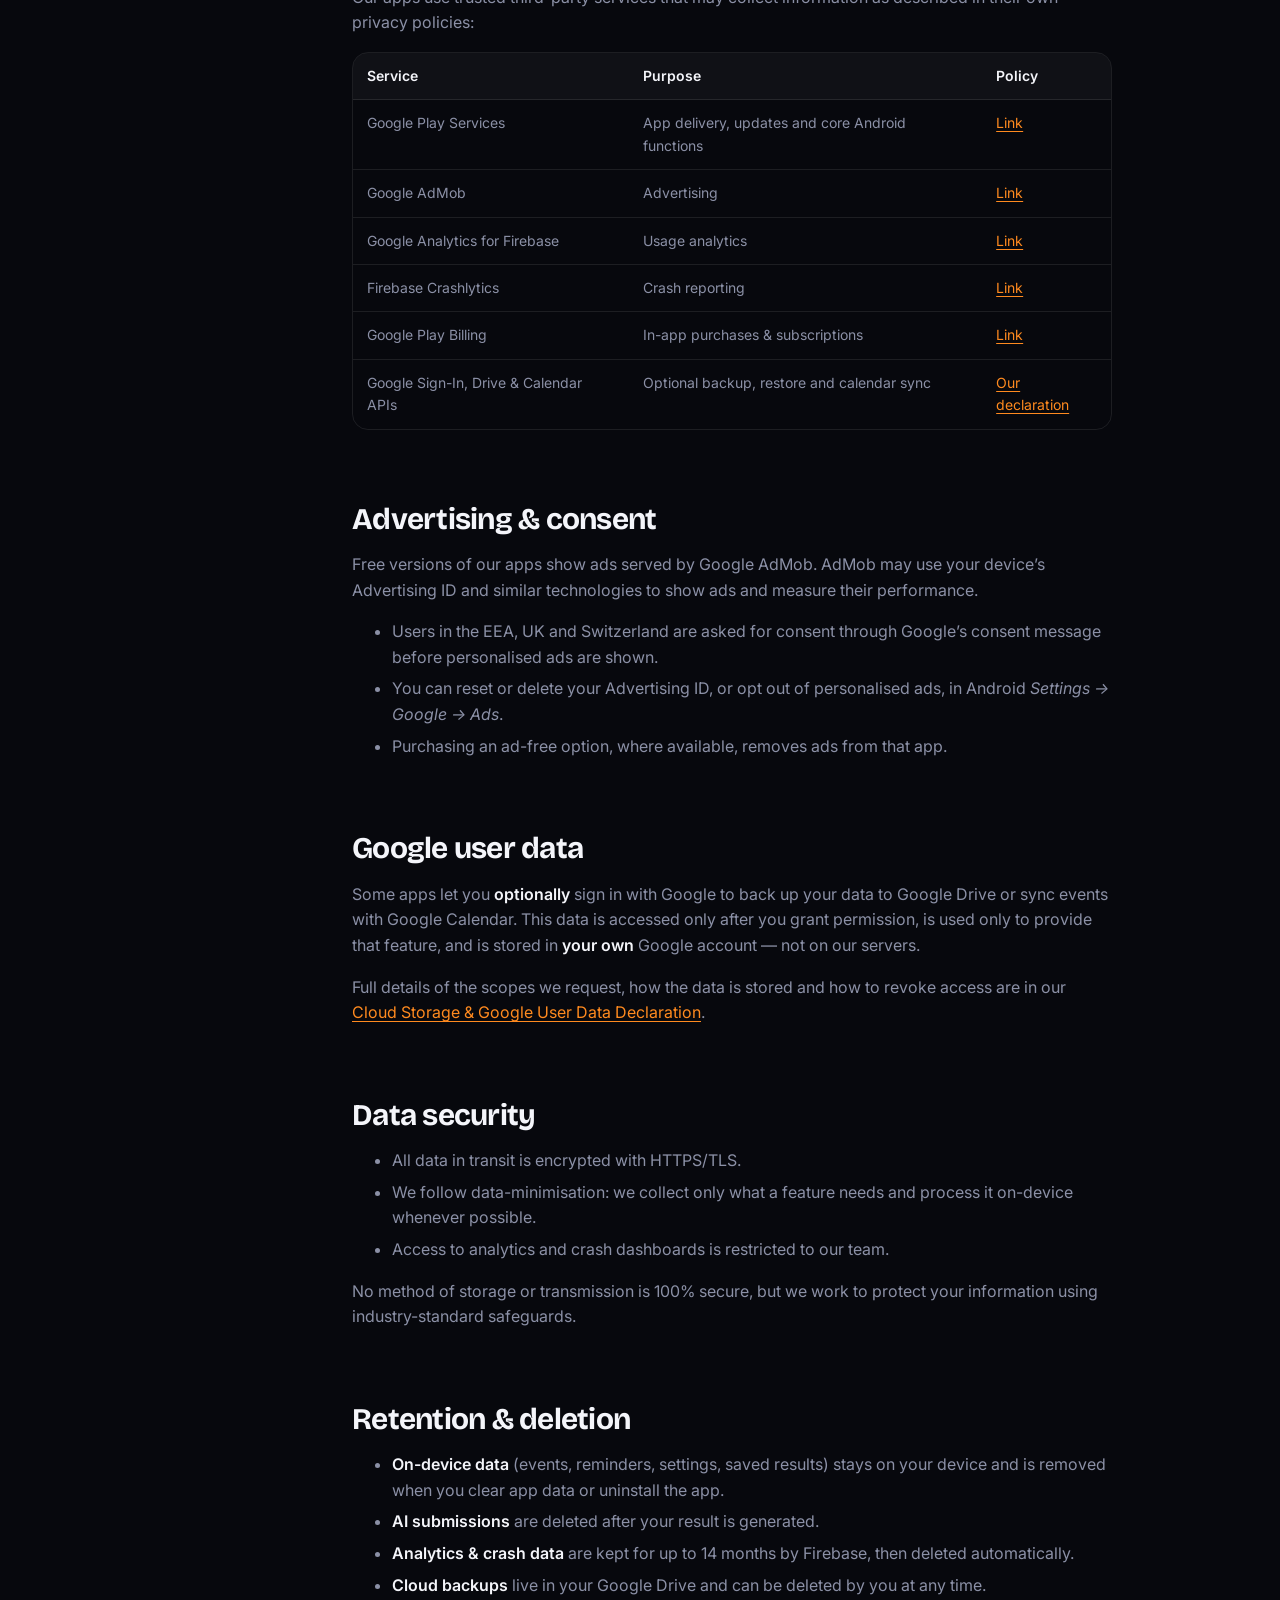
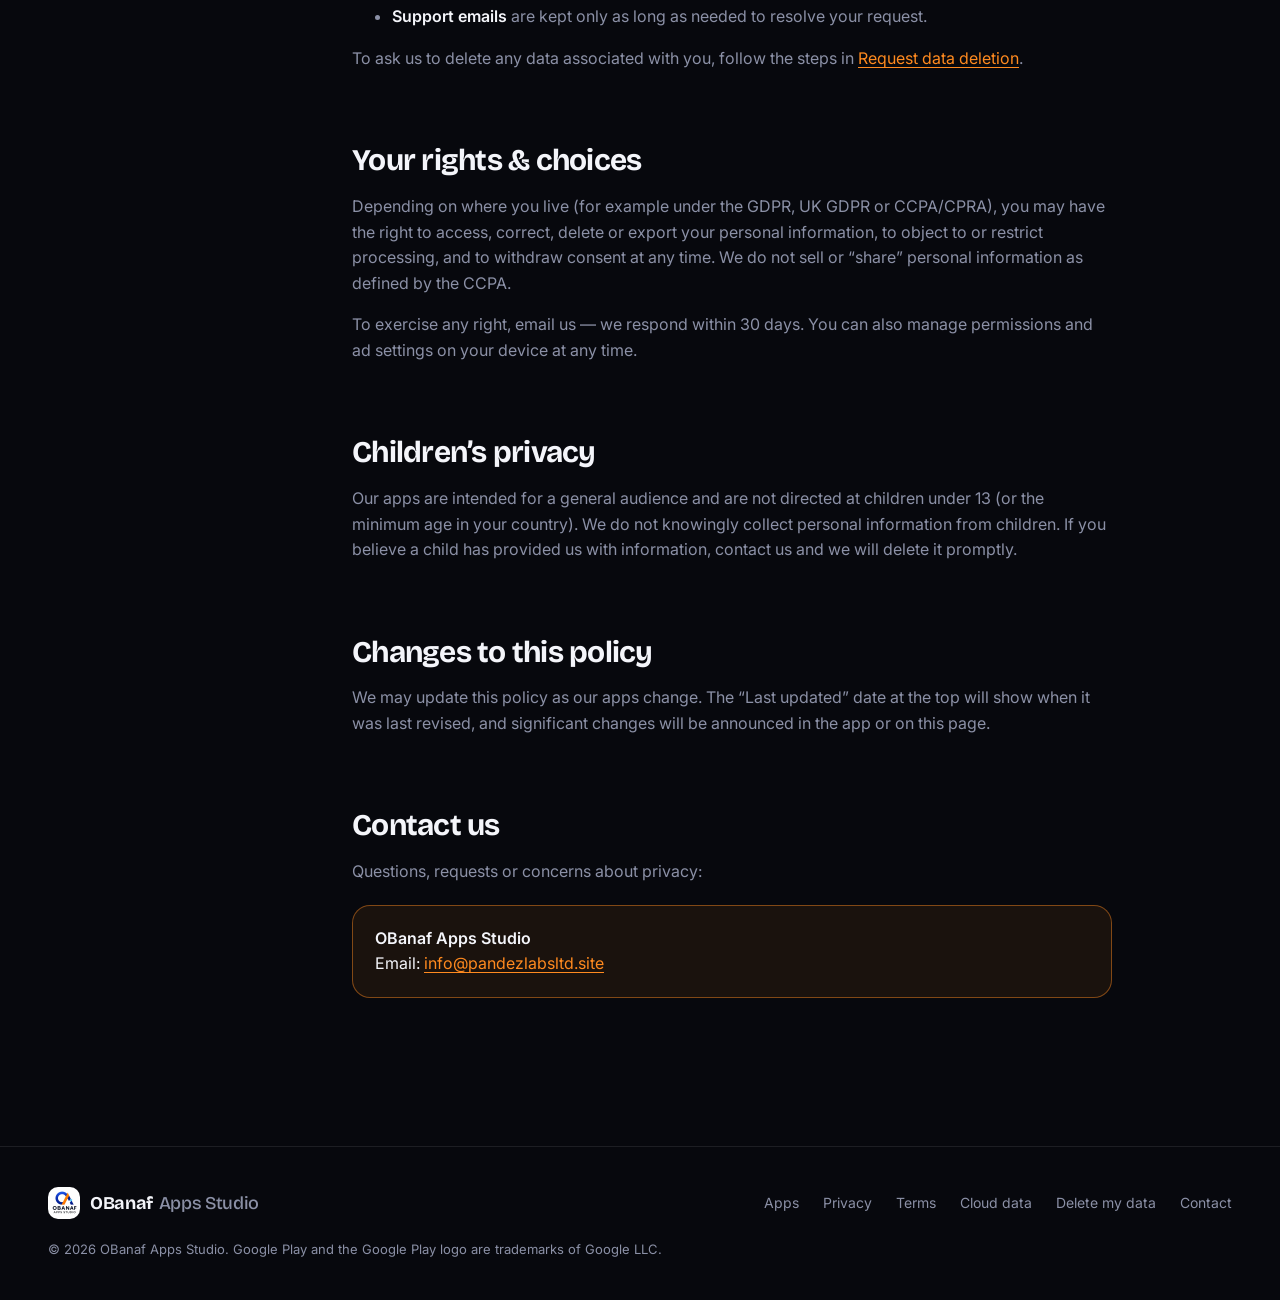
<file: privacy.html>
<!doctype html>
<html lang="en">
<head>
  <meta charset="utf-8">
  <meta name="viewport" content="width=device-width, initial-scale=1, viewport-fit=cover">
  <title>Privacy Policy — OBanaf Apps Studio</title>
  <meta name="description" content="How our apps collect, use and protect your information — one policy for every app we publish on Google Play.">
  <meta name="theme-color" content="#07080d">
  <link rel="icon" type="image/webp" href="assets/img/logo.webp">
  <link rel="preconnect" href="https://fonts.googleapis.com">
  <link rel="preconnect" href="https://fonts.gstatic.com" crossorigin>
  <link href="https://fonts.googleapis.com/css2?family=Bricolage+Grotesque:opsz,wght@12..96,500;12..96,700;12..96,800&family=Inter:wght@400;500;600&display=swap" rel="stylesheet">
  <link rel="stylesheet" href="assets/css/style.css">
</head>
<body>
  <a class="skip" href="#content">Skip to content</a>
  <div class="grain" aria-hidden="true"></div>
  <header class="nav scrolled" id="nav">
    <a href="./" class="brand" aria-label="OBanaf Apps Studio home">
      <img src="assets/img/logo.webp" alt="" width="36" height="36">
      <span>OBanaf<em>Apps Studio</em></span>
    </a>
    <nav class="nav-links" aria-label="Primary">
      <a href="./#apps">Apps</a>
      <a href="privacy.html" class="active">Privacy</a>
      <a href="terms.html">Terms</a>
      <a href="cloud-data.html">Cloud data</a>
    </nav>
    <a class="btn btn-sm btn-light" href="https://play.google.com/store/apps/dev?id=5410437552612865577" target="_blank" rel="noopener">
      <svg viewBox="0 0 24 24" width="16" height="16" aria-hidden="true"><path fill="currentColor" d="M3.6 1.8 13.8 12 3.6 22.2a1.6 1.6 0 0 1-.6-1.3V3.1c0-.5.2-1 .6-1.3Zm11.3 11.3 2.6 2.6-11.9 6.8 9.3-9.4Zm3.9-3.9 3.2 1.8c.9.5.9 1.6 0 2.1l-3.2 1.8-2.8-2.9 2.8-2.8ZM5.6 1.5l11.9 6.8-2.6 2.6-9.3-9.4Z"/></svg>
      <span>Google Play</span>
    </a>
    <button class="burger" aria-label="Open menu" aria-expanded="false"><span></span><span></span></button>
  </header>

  <main id="content">
    <section class="legal-hero">
      <div class="orb orb-a" aria-hidden="true"></div>
      <div class="wrap">
        <p class="kicker">Legal</p>
        <h1>Privacy Policy</h1>
        <p class="lead">How our apps collect, use and protect your information — one policy for every app we publish on Google Play.</p>
        <div class="legal-meta"><span>Last updated · November 26, 2026</span><span>Applies to all 9 apps</span></div>
        <nav class="legal-tabs" aria-label="Legal documents"><a href="privacy.html" aria-current="page">Privacy Policy</a><a href="terms.html">Terms & Conditions</a><a href="cloud-data.html">Cloud & Google Data</a></nav>
      </div>
    </section>
    <div class="wrap legal">
      <nav class="toc" aria-label="On this page"><p>On this page</p><a href="#scope">Who we are &amp; scope</a><a href="#collect">Information we collect</a><a href="#use">How we use information</a><a href="#ai">AI features &amp; your photos</a><a href="#permissions">Device permissions</a><a href="#third-parties">Third-party services</a><a href="#ads">Advertising &amp; consent</a><a href="#google-data">Google user data</a><a href="#security">Data security</a><a href="#retention">Retention &amp; deletion</a><a href="#rights">Your rights &amp; choices</a><a href="#children">Children’s privacy</a><a href="#changes">Changes to this policy</a><a href="#contact">Contact us</a></nav>
      <article class="prose"><section id="scope"><h2>Who we are &amp; scope</h2><p>OBanaf Apps Studio (“we”, “us”, “our”) publishes the Android applications listed below on Google Play. This Privacy Policy explains what information our apps collect, how it is used and shared, and the choices you have. It applies to every app published under our <a href="https://play.google.com/store/apps/dev?id=5410437552612865577" target="_blank" rel="noopener">Google Play developer account</a>, including:</p>
<ul class="app-list"><li><img src="assets/img/apps/com.ethiopian.calender.converter/icon.webp" alt="" width="28" height="28" loading="lazy">Ethiopian Calendar (ቀን መቁጠሪያ)</li><li><img src="assets/img/apps/com.nepalipatro.nepalicalendar/icon.webp" alt="" width="28" height="28" loading="lazy">Nepali Patro – Nepali Calendar</li><li><img src="assets/img/apps/com.persian.calendar/icon.webp" alt="" width="28" height="28" loading="lazy">Persian Calendar تقویم فارسی</li><li><img src="assets/img/apps/com.ob.aimathsolver.scan.solve/icon.webp" alt="" width="28" height="28" loading="lazy">AI Math Solver With Solution</li><li><img src="assets/img/apps/com.ts.smart.printer.scanner.mobile.printshare/icon.webp" alt="" width="28" height="28" loading="lazy">Smart Printer App: Mobile Print</li><li><img src="assets/img/apps/com.hd.camera.photo.android/icon.webp" alt="" width="28" height="28" loading="lazy">HD Camera Beauty And Filter</li><li><img src="assets/img/apps/com.ob.pose.camera.photo.guide/icon.webp" alt="" width="28" height="28" loading="lazy">Pose Camera Photo Guide</li><li><img src="assets/img/apps/com.ob.dress.ai.tryon.fashion/icon.webp" alt="" width="28" height="28" loading="lazy">Dress AI : AI Try On</li><li><img src="assets/img/apps/com.ob.aigiftfinder.wishlist/icon.webp" alt="" width="28" height="28" loading="lazy">AI Gift Finder</li></ul>
<p>By installing or using our apps you agree to this policy. If you do not agree, please uninstall the app.</p></section><section id="collect"><h2>Information we collect</h2><h3>Information collected automatically</h3>
<ul>
<li><strong>Device information</strong> — device model, operating system version, language, country/region and screen size.</li>
<li><strong>App usage & diagnostics</strong> — screens viewed, features used, session length, crash logs and performance data.</li>
<li><strong>Device identifiers</strong> — the Android Advertising ID and Firebase installation IDs, used for analytics and advertising.</li>
</ul>
<h3>Information you choose to provide</h3>
<ul>
<li><strong>Photos and camera images</strong> — when you take or select a photo to scan, edit, solve, apply a filter or try on an outfit.</li>
<li><strong>Text you enter</strong> — math questions, gift-finder answers, calendar events, reminders and notes.</li>
<li><strong>Files and documents</strong> — documents, PDFs and images you choose to print or scan.</li>
<li><strong>Contact details</strong> — your email address and message, only if you contact us for support.</li>
</ul>
<p>We do <strong>not</strong> ask for your name, postal address or phone number, and we do not create user accounts on our own servers.</p></section><section id="use"><h2>How we use information</h2><ul>
<li>To provide app features you request, such as converting dates, solving a problem, generating a try-on image or printing a document.</li>
<li>To keep apps stable and secure: diagnosing crashes, fixing bugs and preventing abuse.</li>
<li>To understand which features are used so we can improve them.</li>
<li>To show advertising that keeps our apps free, and to measure how ads perform.</li>
<li>To process in-app purchases and subscriptions through Google Play.</li>
<li>To reply to you when you contact support.</li>
</ul>
<p>We do <strong>not sell</strong> your personal information, and we do not use it for any purpose that is unrelated to our apps.</p></section><section id="ai"><h2>AI features &amp; your photos</h2><p>Some apps offer AI features — <strong>AI Math Solver</strong>, <strong>Dress AI</strong>, <strong>AI Gift Finder</strong> and AI effects in our camera apps. When you use one of these features:</p>
<ul>
<li>The photo or text you submit is sent over an encrypted (HTTPS/TLS) connection to an AI processing service solely to produce your result.</li>
<li>Submitted content is processed temporarily and is <strong>not</strong> used to build a profile of you, sold, or shared for advertising.</li>
<li>We do not keep your uploaded photos after the result has been generated, except where the app explicitly lets you save results to your own device.</li>
</ul>
<p>Photos, videos and files that you do not submit to an AI feature stay on your device.</p></section><section id="permissions"><h2>Device permissions</h2><p>Our apps request a permission only when a feature needs it, and you can deny or revoke it at any time in Android <em>Settings → Apps → Permissions</em>. Denying a permission only disables the related feature.</p>
<div class="table-wrap"><table>
<tr><th>Permission</th><th>Why it is used</th></tr>
<tr><td>Camera</td><td>Scanning math problems and documents, taking photos, live pose guides and beauty filters.</td></tr>
<tr><td>Photos, media & files</td><td>Selecting an image to edit, solve, try on or print, and saving your results.</td></tr>
<tr><td>Notifications</td><td>Calendar reminders, holiday alerts and event notifications.</td></tr>
<tr><td>Alarms & reminders</td><td>Delivering calendar reminders at the exact time you set.</td></tr>
<tr><td>Location (approximate)</td><td>Showing local prayer, sunrise and sunset times in calendar apps. Location is used on-device and is never shared with advertisers.</td></tr>
<tr><td>Nearby devices / Bluetooth / Wi-Fi</td><td>Finding and connecting to printers.</td></tr>
<tr><td>Internet & network state</td><td>Loading content, currency and gold rates, AI features and ads.</td></tr>
</table></div></section><section id="third-parties"><h2>Third-party services</h2><p>Our apps use trusted third-party services that may collect information as described in their own privacy policies:</p>
<div class="table-wrap"><table>
<tr><th>Service</th><th>Purpose</th><th>Policy</th></tr>
<tr><td>Google Play Services</td><td>App delivery, updates and core Android functions</td><td><a href="https://policies.google.com/privacy" target="_blank" rel="noopener">Link</a></td></tr>
<tr><td>Google AdMob</td><td>Advertising</td><td><a href="https://support.google.com/admob/answer/6128543" target="_blank" rel="noopener">Link</a></td></tr>
<tr><td>Google Analytics for Firebase</td><td>Usage analytics</td><td><a href="https://firebase.google.com/support/privacy" target="_blank" rel="noopener">Link</a></td></tr>
<tr><td>Firebase Crashlytics</td><td>Crash reporting</td><td><a href="https://firebase.google.com/support/privacy" target="_blank" rel="noopener">Link</a></td></tr>
<tr><td>Google Play Billing</td><td>In-app purchases & subscriptions</td><td><a href="https://payments.google.com/payments/apis-secure/get_legal_document?ldo=0&ldt=privacynotice" target="_blank" rel="noopener">Link</a></td></tr>
<tr><td>Google Sign-In, Drive & Calendar APIs</td><td>Optional backup, restore and calendar sync</td><td><a href="cloud-data.html">Our declaration</a></td></tr>
</table></div></section><section id="ads"><h2>Advertising &amp; consent</h2><p>Free versions of our apps show ads served by Google AdMob. AdMob may use your device’s Advertising ID and similar technologies to show ads and measure their performance.</p>
<ul>
<li>Users in the EEA, UK and Switzerland are asked for consent through Google’s consent message before personalised ads are shown.</li>
<li>You can reset or delete your Advertising ID, or opt out of personalised ads, in Android <em>Settings → Google → Ads</em>.</li>
<li>Purchasing an ad-free option, where available, removes ads from that app.</li>
</ul></section><section id="google-data"><h2>Google user data</h2><p>Some apps let you <strong>optionally</strong> sign in with Google to back up your data to Google Drive or sync events with Google Calendar. This data is accessed only after you grant permission, is used only to provide that feature, and is stored in <strong>your own</strong> Google account — not on our servers.</p>
<p>Full details of the scopes we request, how the data is stored and how to revoke access are in our <a href="cloud-data.html">Cloud Storage & Google User Data Declaration</a>.</p></section><section id="security"><h2>Data security</h2><ul>
<li>All data in transit is encrypted with HTTPS/TLS.</li>
<li>We follow data-minimisation: we collect only what a feature needs and process it on-device whenever possible.</li>
<li>Access to analytics and crash dashboards is restricted to our team.</li>
</ul>
<p>No method of storage or transmission is 100% secure, but we work to protect your information using industry-standard safeguards.</p></section><section id="retention"><h2>Retention &amp; deletion</h2><ul>
<li><strong>On-device data</strong> (events, reminders, settings, saved results) stays on your device and is removed when you clear app data or uninstall the app.</li>
<li><strong>AI submissions</strong> are deleted after your result is generated.</li>
<li><strong>Analytics & crash data</strong> are kept for up to 14 months by Firebase, then deleted automatically.</li>
<li><strong>Cloud backups</strong> live in your Google Drive and can be deleted by you at any time.</li>
<li><strong>Support emails</strong> are kept only as long as needed to resolve your request.</li>
</ul>
<p>To ask us to delete any data associated with you, follow the steps in <a href="cloud-data.html#delete">Request data deletion</a>.</p></section><section id="rights"><h2>Your rights &amp; choices</h2><p>Depending on where you live (for example under the GDPR, UK GDPR or CCPA/CPRA), you may have the right to access, correct, delete or export your personal information, to object to or restrict processing, and to withdraw consent at any time. We do not sell or “share” personal information as defined by the CCPA.</p>
<p>To exercise any right, email us — we respond within 30 days. You can also manage permissions and ad settings on your device at any time.</p></section><section id="children"><h2>Children’s privacy</h2><p>Our apps are intended for a general audience and are not directed at children under 13 (or the minimum age in your country). We do not knowingly collect personal information from children. If you believe a child has provided us with information, contact us and we will delete it promptly.</p></section><section id="changes"><h2>Changes to this policy</h2><p>We may update this policy as our apps change. The “Last updated” date at the top will show when it was last revised, and significant changes will be announced in the app or on this page.</p></section><section id="contact"><h2>Contact us</h2><p>Questions, requests or concerns about privacy:</p>
<div class="callout"><p><strong>OBanaf Apps Studio</strong><br>Email: <a href="mailto:info@pandezlabsltd.site">info@pandezlabsltd.site</a></p></div></section></article>
    </div>
  </main>

  <footer class="footer">
    <div class="wrap footer-inner">
      <div class="brand"><img src="assets/img/logo.webp" alt="" width="32" height="32" loading="lazy"><span>OBanaf<em>Apps Studio</em></span></div>
      <nav aria-label="Footer">
        <a href="./#apps">Apps</a><a href="privacy.html">Privacy</a><a href="terms.html">Terms</a><a href="cloud-data.html">Cloud data</a><a href="cloud-data.html#delete">Delete my data</a><a href="mailto:info@pandezlabsltd.site">Contact</a>
      </nav>
      <p class="copy">© <span id="year">2026</span> OBanaf Apps Studio. Google Play and the Google Play logo are trademarks of Google LLC.</p>
    </div>
  </footer>
  <script src="assets/js/legal.js" defer></script>
</body>
</html>
</file>
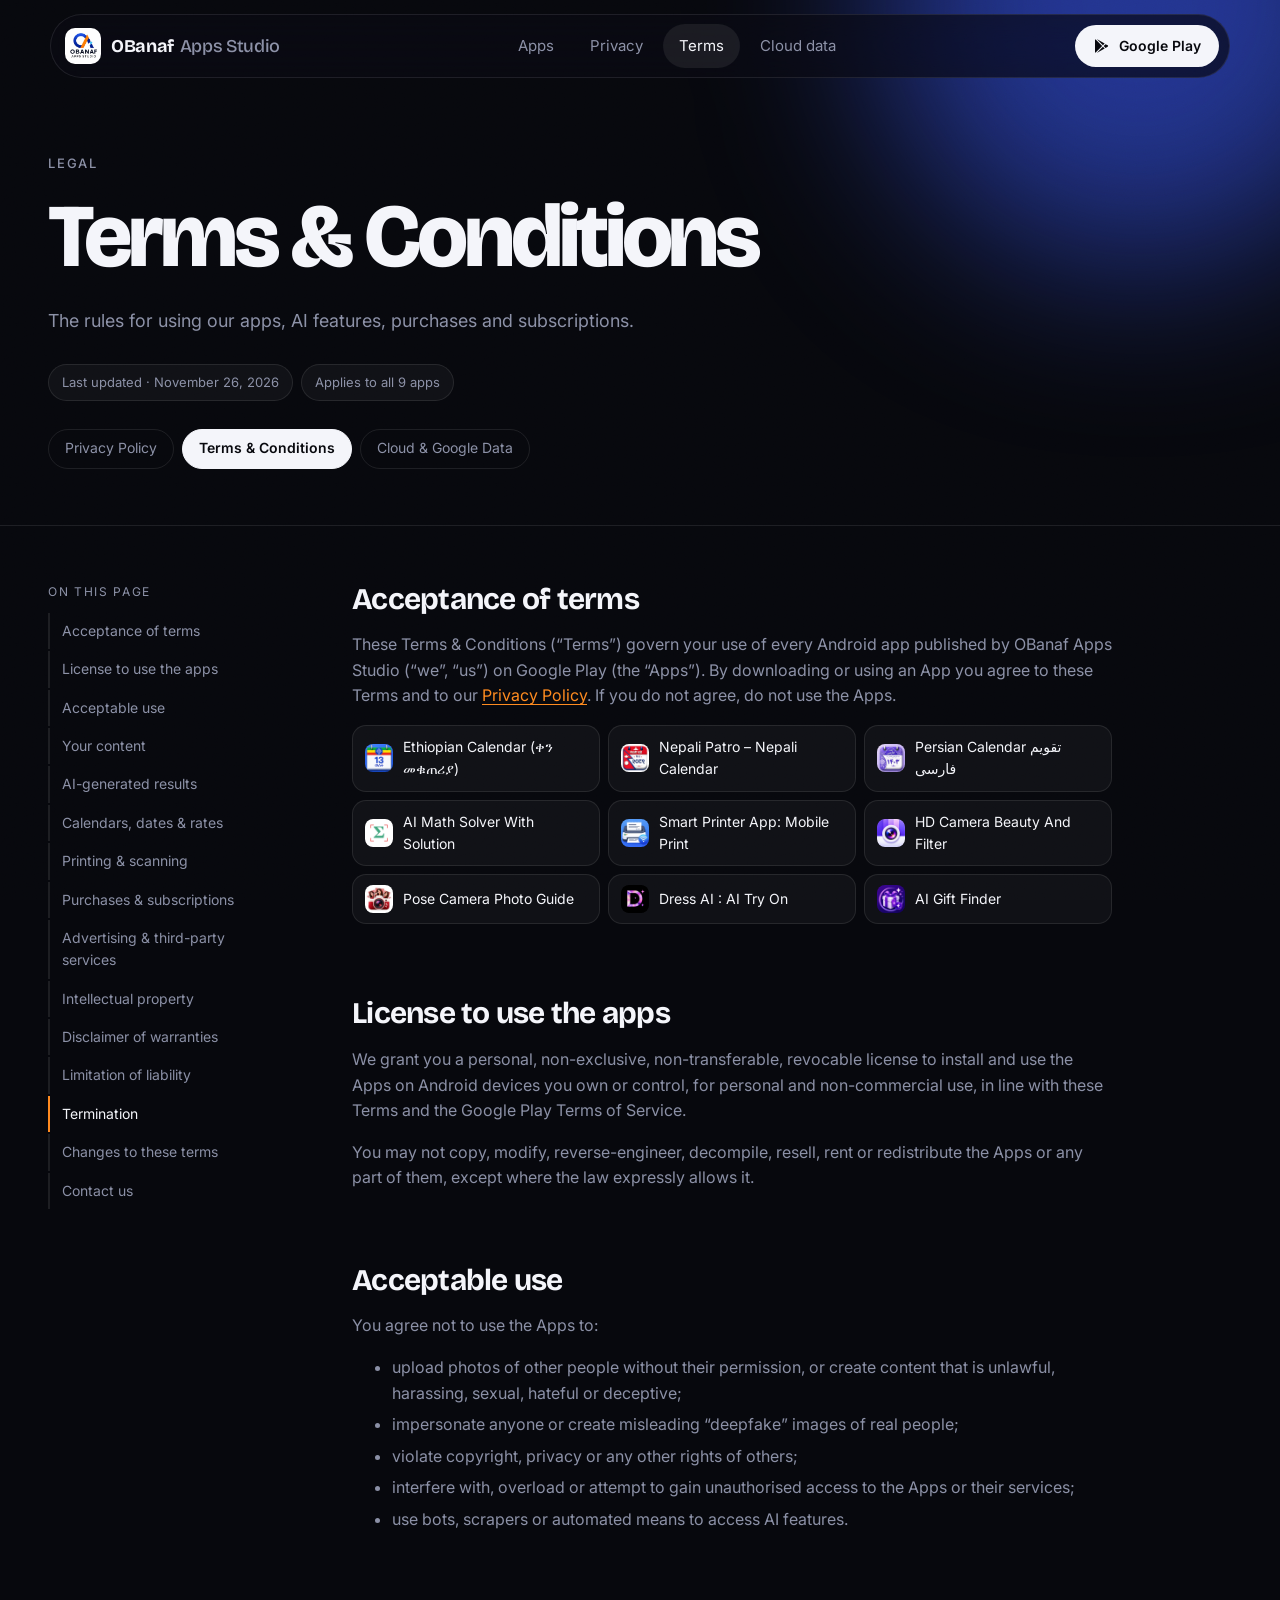
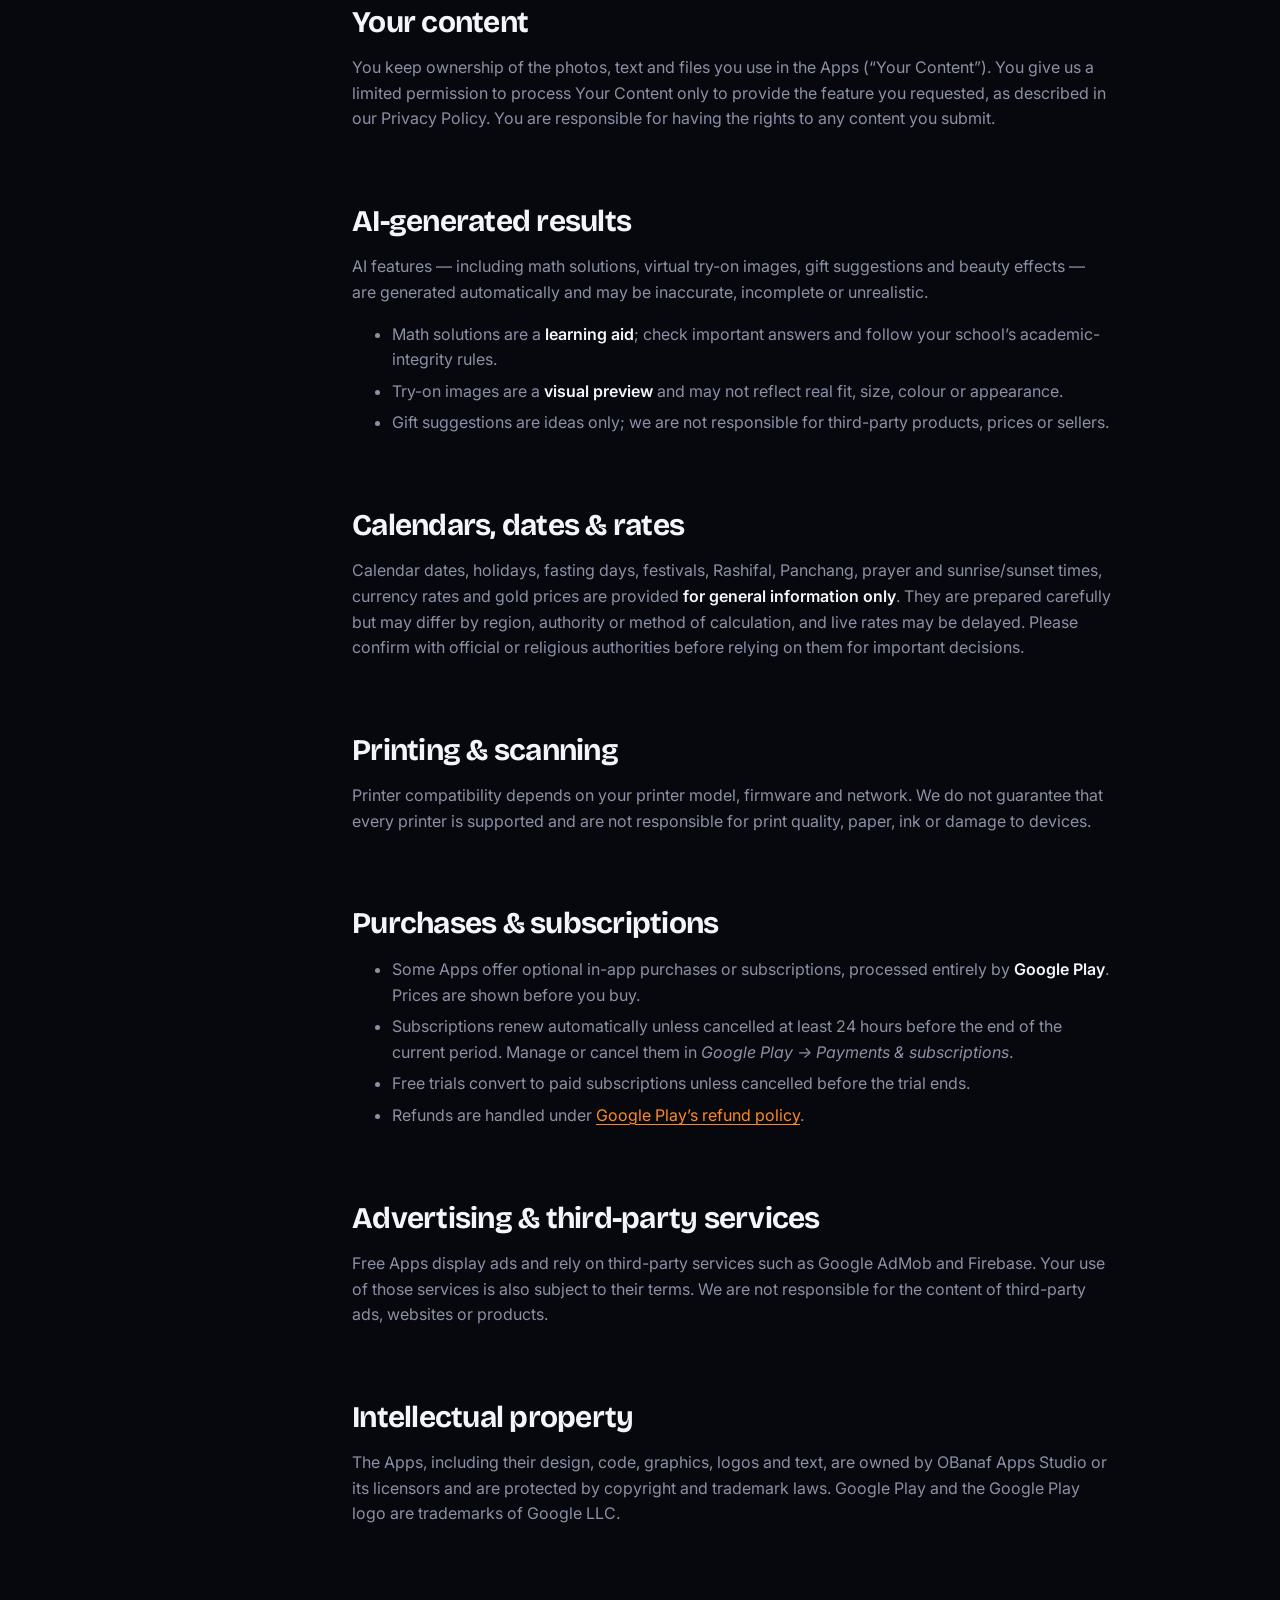
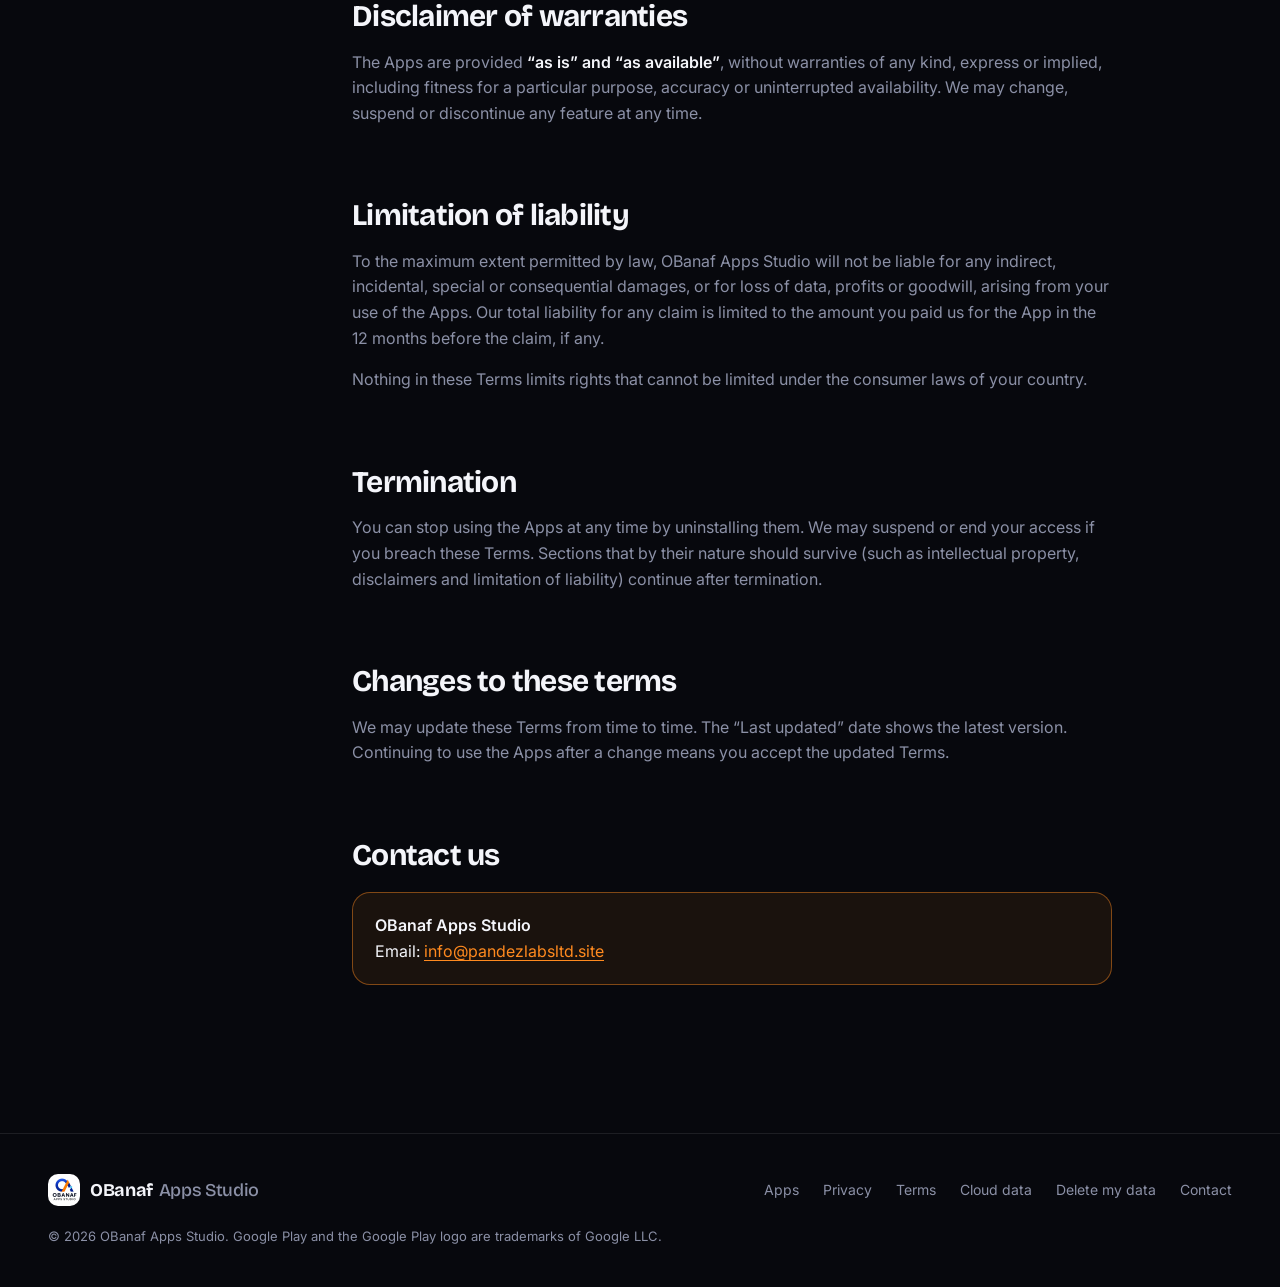
<file: terms.html>
<!doctype html>
<html lang="en">
<head>
  <meta charset="utf-8">
  <meta name="viewport" content="width=device-width, initial-scale=1, viewport-fit=cover">
  <title>Terms & Conditions — OBanaf Apps Studio</title>
  <meta name="description" content="The rules for using our apps, AI features, purchases and subscriptions.">
  <meta name="theme-color" content="#07080d">
  <link rel="icon" type="image/webp" href="assets/img/logo.webp">
  <link rel="preconnect" href="https://fonts.googleapis.com">
  <link rel="preconnect" href="https://fonts.gstatic.com" crossorigin>
  <link href="https://fonts.googleapis.com/css2?family=Bricolage+Grotesque:opsz,wght@12..96,500;12..96,700;12..96,800&family=Inter:wght@400;500;600&display=swap" rel="stylesheet">
  <link rel="stylesheet" href="assets/css/style.css">
</head>
<body>
  <a class="skip" href="#content">Skip to content</a>
  <div class="grain" aria-hidden="true"></div>
  <header class="nav scrolled" id="nav">
    <a href="./" class="brand" aria-label="OBanaf Apps Studio home">
      <img src="assets/img/logo.webp" alt="" width="36" height="36">
      <span>OBanaf<em>Apps Studio</em></span>
    </a>
    <nav class="nav-links" aria-label="Primary">
      <a href="./#apps">Apps</a>
      <a href="privacy.html">Privacy</a>
      <a href="terms.html" class="active">Terms</a>
      <a href="cloud-data.html">Cloud data</a>
    </nav>
    <a class="btn btn-sm btn-light" href="https://play.google.com/store/apps/dev?id=5410437552612865577" target="_blank" rel="noopener">
      <svg viewBox="0 0 24 24" width="16" height="16" aria-hidden="true"><path fill="currentColor" d="M3.6 1.8 13.8 12 3.6 22.2a1.6 1.6 0 0 1-.6-1.3V3.1c0-.5.2-1 .6-1.3Zm11.3 11.3 2.6 2.6-11.9 6.8 9.3-9.4Zm3.9-3.9 3.2 1.8c.9.5.9 1.6 0 2.1l-3.2 1.8-2.8-2.9 2.8-2.8ZM5.6 1.5l11.9 6.8-2.6 2.6-9.3-9.4Z"/></svg>
      <span>Google Play</span>
    </a>
    <button class="burger" aria-label="Open menu" aria-expanded="false"><span></span><span></span></button>
  </header>

  <main id="content">
    <section class="legal-hero">
      <div class="orb orb-a" aria-hidden="true"></div>
      <div class="wrap">
        <p class="kicker">Legal</p>
        <h1>Terms & Conditions</h1>
        <p class="lead">The rules for using our apps, AI features, purchases and subscriptions.</p>
        <div class="legal-meta"><span>Last updated · November 26, 2026</span><span>Applies to all 9 apps</span></div>
        <nav class="legal-tabs" aria-label="Legal documents"><a href="privacy.html">Privacy Policy</a><a href="terms.html" aria-current="page">Terms & Conditions</a><a href="cloud-data.html">Cloud & Google Data</a></nav>
      </div>
    </section>
    <div class="wrap legal">
      <nav class="toc" aria-label="On this page"><p>On this page</p><a href="#acceptance">Acceptance of terms</a><a href="#license">License to use the apps</a><a href="#use">Acceptable use</a><a href="#content">Your content</a><a href="#ai">AI-generated results</a><a href="#info">Calendars, dates &amp; rates</a><a href="#printing">Printing &amp; scanning</a><a href="#purchases">Purchases &amp; subscriptions</a><a href="#ads">Advertising &amp; third-party services</a><a href="#ip">Intellectual property</a><a href="#disclaimer">Disclaimer of warranties</a><a href="#liability">Limitation of liability</a><a href="#termination">Termination</a><a href="#changes">Changes to these terms</a><a href="#contact">Contact us</a></nav>
      <article class="prose"><section id="acceptance"><h2>Acceptance of terms</h2><p>These Terms & Conditions (“Terms”) govern your use of every Android app published by OBanaf Apps Studio (“we”, “us”) on Google Play (the “Apps”). By downloading or using an App you agree to these Terms and to our <a href="privacy.html">Privacy Policy</a>. If you do not agree, do not use the Apps.</p>
<ul class="app-list"><li><img src="assets/img/apps/com.ethiopian.calender.converter/icon.webp" alt="" width="28" height="28" loading="lazy">Ethiopian Calendar (ቀን መቁጠሪያ)</li><li><img src="assets/img/apps/com.nepalipatro.nepalicalendar/icon.webp" alt="" width="28" height="28" loading="lazy">Nepali Patro – Nepali Calendar</li><li><img src="assets/img/apps/com.persian.calendar/icon.webp" alt="" width="28" height="28" loading="lazy">Persian Calendar تقویم فارسی</li><li><img src="assets/img/apps/com.ob.aimathsolver.scan.solve/icon.webp" alt="" width="28" height="28" loading="lazy">AI Math Solver With Solution</li><li><img src="assets/img/apps/com.ts.smart.printer.scanner.mobile.printshare/icon.webp" alt="" width="28" height="28" loading="lazy">Smart Printer App: Mobile Print</li><li><img src="assets/img/apps/com.hd.camera.photo.android/icon.webp" alt="" width="28" height="28" loading="lazy">HD Camera Beauty And Filter</li><li><img src="assets/img/apps/com.ob.pose.camera.photo.guide/icon.webp" alt="" width="28" height="28" loading="lazy">Pose Camera Photo Guide</li><li><img src="assets/img/apps/com.ob.dress.ai.tryon.fashion/icon.webp" alt="" width="28" height="28" loading="lazy">Dress AI : AI Try On</li><li><img src="assets/img/apps/com.ob.aigiftfinder.wishlist/icon.webp" alt="" width="28" height="28" loading="lazy">AI Gift Finder</li></ul></section><section id="license"><h2>License to use the apps</h2><p>We grant you a personal, non-exclusive, non-transferable, revocable license to install and use the Apps on Android devices you own or control, for personal and non-commercial use, in line with these Terms and the Google Play Terms of Service.</p>
<p>You may not copy, modify, reverse-engineer, decompile, resell, rent or redistribute the Apps or any part of them, except where the law expressly allows it.</p></section><section id="use"><h2>Acceptable use</h2><p>You agree not to use the Apps to:</p>
<ul>
<li>upload photos of other people without their permission, or create content that is unlawful, harassing, sexual, hateful or deceptive;</li>
<li>impersonate anyone or create misleading “deepfake” images of real people;</li>
<li>violate copyright, privacy or any other rights of others;</li>
<li>interfere with, overload or attempt to gain unauthorised access to the Apps or their services;</li>
<li>use bots, scrapers or automated means to access AI features.</li>
</ul></section><section id="content"><h2>Your content</h2><p>You keep ownership of the photos, text and files you use in the Apps (“Your Content”). You give us a limited permission to process Your Content only to provide the feature you requested, as described in our Privacy Policy. You are responsible for having the rights to any content you submit.</p></section><section id="ai"><h2>AI-generated results</h2><p>AI features — including math solutions, virtual try-on images, gift suggestions and beauty effects — are generated automatically and may be inaccurate, incomplete or unrealistic.</p>
<ul>
<li>Math solutions are a <strong>learning aid</strong>; check important answers and follow your school’s academic-integrity rules.</li>
<li>Try-on images are a <strong>visual preview</strong> and may not reflect real fit, size, colour or appearance.</li>
<li>Gift suggestions are ideas only; we are not responsible for third-party products, prices or sellers.</li>
</ul></section><section id="info"><h2>Calendars, dates &amp; rates</h2><p>Calendar dates, holidays, fasting days, festivals, Rashifal, Panchang, prayer and sunrise/sunset times, currency rates and gold prices are provided <strong>for general information only</strong>. They are prepared carefully but may differ by region, authority or method of calculation, and live rates may be delayed. Please confirm with official or religious authorities before relying on them for important decisions.</p></section><section id="printing"><h2>Printing &amp; scanning</h2><p>Printer compatibility depends on your printer model, firmware and network. We do not guarantee that every printer is supported and are not responsible for print quality, paper, ink or damage to devices.</p></section><section id="purchases"><h2>Purchases &amp; subscriptions</h2><ul>
<li>Some Apps offer optional in-app purchases or subscriptions, processed entirely by <strong>Google Play</strong>. Prices are shown before you buy.</li>
<li>Subscriptions renew automatically unless cancelled at least 24 hours before the end of the current period. Manage or cancel them in <em>Google Play → Payments & subscriptions</em>.</li>
<li>Free trials convert to paid subscriptions unless cancelled before the trial ends.</li>
<li>Refunds are handled under <a href="https://support.google.com/googleplay/answer/2479637" target="_blank" rel="noopener">Google Play’s refund policy</a>.</li>
</ul></section><section id="ads"><h2>Advertising &amp; third-party services</h2><p>Free Apps display ads and rely on third-party services such as Google AdMob and Firebase. Your use of those services is also subject to their terms. We are not responsible for the content of third-party ads, websites or products.</p></section><section id="ip"><h2>Intellectual property</h2><p>The Apps, including their design, code, graphics, logos and text, are owned by OBanaf Apps Studio or its licensors and are protected by copyright and trademark laws. Google Play and the Google Play logo are trademarks of Google LLC.</p></section><section id="disclaimer"><h2>Disclaimer of warranties</h2><p>The Apps are provided <strong>“as is” and “as available”</strong>, without warranties of any kind, express or implied, including fitness for a particular purpose, accuracy or uninterrupted availability. We may change, suspend or discontinue any feature at any time.</p></section><section id="liability"><h2>Limitation of liability</h2><p>To the maximum extent permitted by law, OBanaf Apps Studio will not be liable for any indirect, incidental, special or consequential damages, or for loss of data, profits or goodwill, arising from your use of the Apps. Our total liability for any claim is limited to the amount you paid us for the App in the 12 months before the claim, if any.</p>
<p>Nothing in these Terms limits rights that cannot be limited under the consumer laws of your country.</p></section><section id="termination"><h2>Termination</h2><p>You can stop using the Apps at any time by uninstalling them. We may suspend or end your access if you breach these Terms. Sections that by their nature should survive (such as intellectual property, disclaimers and limitation of liability) continue after termination.</p></section><section id="changes"><h2>Changes to these terms</h2><p>We may update these Terms from time to time. The “Last updated” date shows the latest version. Continuing to use the Apps after a change means you accept the updated Terms.</p></section><section id="contact"><h2>Contact us</h2><div class="callout"><p><strong>OBanaf Apps Studio</strong><br>Email: <a href="mailto:info@pandezlabsltd.site">info@pandezlabsltd.site</a></p></div></section></article>
    </div>
  </main>

  <footer class="footer">
    <div class="wrap footer-inner">
      <div class="brand"><img src="assets/img/logo.webp" alt="" width="32" height="32" loading="lazy"><span>OBanaf<em>Apps Studio</em></span></div>
      <nav aria-label="Footer">
        <a href="./#apps">Apps</a><a href="privacy.html">Privacy</a><a href="terms.html">Terms</a><a href="cloud-data.html">Cloud data</a><a href="cloud-data.html#delete">Delete my data</a><a href="mailto:info@pandezlabsltd.site">Contact</a>
      </nav>
      <p class="copy">© <span id="year">2026</span> OBanaf Apps Studio. Google Play and the Google Play logo are trademarks of Google LLC.</p>
    </div>
  </footer>
  <script src="assets/js/legal.js" defer></script>
</body>
</html>
</file>
<file: assets/css/style.css>
/* ==========================================================
   THEME TOKENS — change these to re-skin for another console
   ========================================================== */
:root {
  --bg: #07080d;
  --bg-2: #0d0f17;
  --surface: rgba(255, 255, 255, .04);
  --surface-2: rgba(255, 255, 255, .07);
  --line: rgba(255, 255, 255, .09);
  --text: #f4f5fa;
  --muted: #8b90a6;
  --accent: #ff8a1f;          /* brand orange */
  --accent-2: #3b5bff;        /* brand blue */
  --accent-3: #5cc8ff;        /* light blue */
  --grad: linear-gradient(100deg, var(--accent) 0%, #ffb35c 35%, var(--accent-3) 70%, var(--accent-2) 100%);
  --radius: 22px;
  --radius-lg: 32px;
  --ease: cubic-bezier(.2, .8, .2, 1);
  --font-display: "Bricolage Grotesque", system-ui, sans-serif;
  --font-body: "Inter", system-ui, -apple-system, Segoe UI, Roboto, sans-serif;
  --gutter: clamp(16px, 4vw, 48px);
}

/* ---------- base ---------- */
*, *::before, *::after { box-sizing: border-box; }
html { scroll-behavior: smooth; -webkit-text-size-adjust: 100%; }
body {
  margin: 0; background: var(--bg); color: var(--text);
  font: 400 16px/1.6 var(--font-body);
  -webkit-font-smoothing: antialiased; overflow-x: hidden;
}
img { display: block; max-width: 100%; }
a { color: inherit; text-decoration: none; }
button { font: inherit; color: inherit; background: none; border: 0; cursor: pointer; }
::selection { background: var(--accent); color: #000; }
:focus-visible { outline: 2px solid var(--accent); outline-offset: 3px; border-radius: 8px; }
.wrap { width: 100%; max-width: 1280px; margin: 0 auto; padding: 0 var(--gutter); }
.skip { position: fixed; left: 16px; top: -60px; z-index: 100; background: var(--text); color: var(--bg); padding: 10px 16px; border-radius: 10px; }
.skip:focus { top: 16px; }
.muted { color: var(--muted); }
.grad { font-style: normal; background: var(--grad); -webkit-background-clip: text; background-clip: text; color: transparent; background-size: 200% 100%; animation: shine 8s linear infinite; }
@keyframes shine { to { background-position: -200% 0; } }

.grain {
  position: fixed; inset: 0; z-index: 90; pointer-events: none; opacity: .06; mix-blend-mode: overlay;
  background-image: url("data:image/svg+xml,%3Csvg xmlns='http://www.w3.org/2000/svg' width='160' height='160'%3E%3Cfilter id='n'%3E%3CfeTurbulence type='fractalNoise' baseFrequency='.9' numOctaves='3' stitchTiles='stitch'/%3E%3C/filter%3E%3Crect width='100%25' height='100%25' filter='url(%23n)'/%3E%3C/svg%3E");
}
.cursor-glow {
  position: fixed; left: 0; top: 0; width: 520px; height: 520px; margin: -260px 0 0 -260px; border-radius: 50%;
  pointer-events: none; z-index: 0; opacity: 0; transition: opacity .4s;
  background: radial-gradient(circle, color-mix(in srgb, var(--accent-2) 22%, transparent), transparent 65%);
  will-change: transform;
}
body.has-pointer .cursor-glow { opacity: 1; }

/* ---------- type ---------- */
.display, .h2, .mega, .statement, h3 { font-family: var(--font-display); letter-spacing: -.035em; margin: 0; }
.display { font-weight: 800; font-size: clamp(48px, 8.4vw, 124px); line-height: .92; }
.h2 { font-weight: 700; font-size: clamp(36px, 5.4vw, 76px); line-height: 1; }
.mega { font-weight: 800; font-size: clamp(56px, 11vw, 176px); line-height: .9; }
.lead { color: var(--muted); font-size: clamp(16px, 1.4vw, 19px); max-width: 560px; margin: 28px 0 0; }
.eyebrow, .kicker {
  display: inline-flex; align-items: center; gap: 10px; margin: 0 0 24px;
  font: 500 13px/1 var(--font-body); letter-spacing: .14em; text-transform: uppercase; color: var(--muted);
}
.eyebrow { padding: 9px 14px; border: 1px solid var(--line); border-radius: 99px; background: var(--surface); backdrop-filter: blur(8px); }
.dot { width: 8px; height: 8px; border-radius: 50%; background: var(--accent); box-shadow: 0 0 0 0 var(--accent); animation: ping 2s infinite; }
@keyframes ping { 70% { box-shadow: 0 0 0 10px transparent; } 100% { box-shadow: 0 0 0 0 transparent; } }

/* ---------- buttons ---------- */
.btn {
  position: relative; display: inline-flex; align-items: center; gap: 10px; height: 54px; padding: 0 26px;
  border-radius: 99px; font-weight: 600; font-size: 15px; white-space: nowrap; cursor: pointer;
  transition: background .3s var(--ease), color .3s, border-color .3s, transform .4s var(--ease);
}
.btn-sm { height: 42px; padding: 0 18px; font-size: 14px; }
.btn-lg { height: 64px; padding: 0 34px; font-size: 17px; }
.btn-primary { background: var(--accent); color: #0b0b0b; box-shadow: 0 10px 40px -10px color-mix(in srgb, var(--accent) 70%, transparent); }
.btn-primary:hover { background: #fff; }
.btn-primary svg { transition: transform .3s var(--ease); }
.btn-primary:hover svg { transform: translateX(4px); }
.btn-ghost { border: 1px solid var(--line); background: var(--surface); backdrop-filter: blur(10px); }
.btn-ghost:hover { border-color: var(--text); }
.btn-light { background: var(--text); color: var(--bg); }
.btn-light:hover { background: var(--accent); }

/* ---------- nav ---------- */
.nav {
  position: fixed; top: 14px; left: 50%; z-index: 50; transform: translateX(-50%);
  width: min(1180px, calc(100% - 24px)); height: 64px; padding: 0 10px 0 14px;
  display: flex; align-items: center; justify-content: space-between; gap: 16px;
  border: 1px solid transparent; border-radius: 99px;
  transition: background .4s, border-color .4s, transform .5s var(--ease);
}
.nav.scrolled { background: rgba(10, 11, 18, .72); border-color: var(--line); backdrop-filter: blur(18px) saturate(1.4); -webkit-backdrop-filter: blur(18px) saturate(1.4); }
.nav.hide { transform: translate(-50%, -120%); }
.brand { display: flex; align-items: center; gap: 10px; font: 700 18px/1 var(--font-display); letter-spacing: -.02em; }
.brand img { border-radius: 10px; background: #fff; }
.brand em { font-style: normal; font-weight: 500; color: var(--muted); margin-left: 6px; }
.nav-links { display: flex; gap: 4px; }
.nav-links a { padding: 10px 16px; border-radius: 99px; color: var(--muted); font-size: 15px; transition: color .25s, background .25s; }
.nav-links a:hover, .nav-links a.active { color: var(--text); background: var(--surface-2); }
.burger { display: none; width: 44px; height: 44px; border-radius: 50%; background: var(--surface-2); position: relative; }
.burger span { position: absolute; left: 13px; right: 13px; height: 2px; background: var(--text); border-radius: 2px; transition: transform .3s var(--ease), top .3s; }
.burger span:first-child { top: 17px; } .burger span:last-child { top: 25px; }
.nav.open .burger span:first-child { top: 21px; transform: rotate(45deg); }
.nav.open .burger span:last-child { top: 21px; transform: rotate(-45deg); }

/* ---------- hero ---------- */
.hero { position: relative; min-height: 100svh; display: flex; align-items: center; padding: 120px 0 90px; overflow: hidden; isolation: isolate; }
.hero-inner { position: relative; display: grid; grid-template-columns: 1.1fr .9fr; gap: 40px; align-items: center; }
.orb { position: absolute; border-radius: 50%; filter: blur(90px); z-index: -1; pointer-events: none; }
.orb-a { width: 620px; height: 620px; right: -120px; top: -120px; background: color-mix(in srgb, var(--accent-2) 55%, transparent); animation: drift 18s ease-in-out infinite alternate; }
.orb-b { width: 480px; height: 480px; left: -160px; bottom: -160px; background: color-mix(in srgb, var(--accent) 35%, transparent); animation: drift 22s ease-in-out infinite alternate-reverse; }
@keyframes drift { to { transform: translate(-80px, 80px) scale(1.15); } }
.hero-grid {
  position: absolute; inset: 0; z-index: -1; opacity: .5;
  background-image: linear-gradient(var(--line) 1px, transparent 1px), linear-gradient(90deg, var(--line) 1px, transparent 1px);
  background-size: 72px 72px;
  mask-image: radial-gradient(ellipse 70% 60% at 50% 40%, #000 30%, transparent 75%);
  -webkit-mask-image: radial-gradient(ellipse 70% 60% at 50% 40%, #000 30%, transparent 75%);
}
.split .line { display: block; overflow: hidden; padding-bottom: .06em; }
.split .line > span { display: inline-block; transform: translateY(110%); transition: transform 1.1s var(--ease); }
.split.in .line > span { transform: none; }
.split .line:nth-child(2) > span { transition-delay: .08s; }
.split .line:nth-child(3) > span { transition-delay: .16s; }
.hero-cta { display: flex; flex-wrap: wrap; gap: 12px; margin-top: 36px; }
.hero-proof { display: flex; align-items: center; gap: 14px; margin-top: 40px; color: var(--muted); font-size: 14px; }
.hero-proof p { margin: 0; } .hero-proof strong { color: var(--text); }
.avatars { display: flex; }
.avatars img { width: 38px; height: 38px; border-radius: 11px; border: 2px solid var(--bg); margin-left: -10px; background: var(--bg-2); }
.avatars img:first-child { margin-left: 0; }

.hero-visual { position: relative; height: 620px; perspective: 1400px; }
.phone-stack { position: absolute; inset: 0; transform-style: preserve-3d; }
.phone {
  position: absolute; top: 50%; left: 50%; width: 250px; aspect-ratio: 422 / 900; margin: -266px 0 0 -125px;
  border-radius: 34px; overflow: hidden; background: var(--bg-2);
  box-shadow: 0 40px 80px -20px rgba(0, 0, 0, .7), 0 0 0 1px rgba(255, 255, 255, .1), inset 0 0 0 1px rgba(255,255,255,.06);
  transition: transform 1.1s var(--ease), opacity .8s, filter .8s;
}
.phone img { width: 100%; height: 100%; object-fit: cover; object-position: top; }
.phone[data-pos="0"] { transform: translateX(0) translateZ(80px) rotateY(-8deg); z-index: 3; }
.phone[data-pos="1"] { transform: translateX(150px) translateZ(-60px) rotateY(-22deg) rotateZ(4deg); z-index: 2; filter: brightness(.6); }
.phone[data-pos="2"] { transform: translateX(-150px) translateZ(-60px) rotateY(18deg) rotateZ(-4deg); z-index: 2; filter: brightness(.6); }
.phone[data-pos="3"] { transform: translateX(0) translateZ(-260px); opacity: 0; z-index: 1; }
.float-card {
  position: absolute; z-index: 5; display: flex; align-items: center; gap: 12px; padding: 12px 16px 12px 12px;
  border-radius: 18px; background: rgba(16, 18, 28, .72); border: 1px solid var(--line); backdrop-filter: blur(14px);
  box-shadow: 0 20px 50px -20px rgba(0,0,0,.8); animation: bob 6s ease-in-out infinite;
}
.float-card b { display: block; font: 700 18px/1.1 var(--font-display); }
.float-card small { color: var(--muted); font-size: 12px; }
.fc-ico { width: 38px; height: 38px; border-radius: 12px; display: grid; place-items: center; background: var(--accent); color: #000; font-weight: 700; }
.fc-1 { left: 0; top: 18%; } .fc-2 { right: 0; bottom: 16%; animation-delay: -3s; }
.fc-2 .fc-ico { background: var(--accent-3); }
@keyframes bob { 50% { transform: translateY(-14px); } }
.scroll-hint { position: absolute; left: 50%; bottom: 24px; transform: translateX(-50%); display: flex; flex-direction: column; align-items: center; gap: 8px; font-size: 11px; letter-spacing: .2em; text-transform: uppercase; color: var(--muted); }
.scroll-hint span { width: 1px; height: 44px; background: linear-gradient(var(--text), transparent); animation: drip 2s var(--ease) infinite; transform-origin: top; }
@keyframes drip { 0% { transform: scaleY(0); } 50% { transform: scaleY(1); } 100% { transform: scaleY(1); opacity: 0; } }

/* ---------- marquee ---------- */
.marquee { border-block: 1px solid var(--line); padding: 22px 0; overflow: hidden; background: var(--bg-2); }
.marquee-track { display: flex; width: max-content; gap: 56px; animation: scroll-x 40s linear infinite; }
.marquee:hover .marquee-track { animation-play-state: paused; }
.mq-item { display: flex; align-items: center; gap: 14px; font: 600 22px/1 var(--font-display); letter-spacing: -.02em; white-space: nowrap; color: var(--muted); }
.mq-item img { width: 40px; height: 40px; border-radius: 11px; }
.mq-item::after { content: "✦"; margin-left: 42px; color: var(--accent); font-size: 16px; }
@keyframes scroll-x { to { transform: translateX(-50%); } }

/* ---------- stats ---------- */
.stats { display: grid; grid-template-columns: repeat(4, 1fr); padding-top: 120px; padding-bottom: 40px; }
.stat { padding: 8px 28px 8px 0; }
.stat + .stat { padding-left: 28px; border-left: 1px solid var(--line); }
.stat-num { display: flex; align-items: baseline; font: 800 clamp(48px, 6vw, 88px)/1 var(--font-display); letter-spacing: -.05em; }
.stat-num .suffix { color: var(--accent); font-size: .6em; margin-left: 4px; }
.digit { display: inline-block; height: 1em; overflow: hidden; line-height: 1; text-align: center; transition: width 1.2s var(--ease); }
.digit > span { width: 100%; display: flex; flex-direction: column; transition: transform 1.8s var(--ease); }
.digit > span > span { height: 1em; display: flex; justify-content: center; }
.stat h3 { font: 600 17px/1.3 var(--font-body); letter-spacing: 0; margin: 16px 0 6px; }
.stat p { color: var(--muted); font-size: 14px; margin: 0; max-width: 240px; }

/* ---------- section heads ---------- */
section { position: relative; }
.apps, .services { padding-top: 140px; }
.section-head { display: flex; justify-content: space-between; align-items: flex-end; gap: 32px; flex-wrap: wrap; margin-bottom: 56px; }

/* ---------- filters ---------- */
.filters { display: flex; flex-wrap: wrap; gap: 8px; padding: 6px; border: 1px solid var(--line); border-radius: 99px; background: var(--surface); }
.filters button { position: relative; height: 40px; padding: 0 16px; border-radius: 99px; font-size: 14px; color: var(--muted); transition: color .3s; }
.filters button:hover { color: var(--text); }
.filters button[aria-selected="true"] { background: var(--text); color: var(--bg); font-weight: 600; }
.filters button small { opacity: .55; margin-left: 4px; }

/* ---------- app cards ---------- */
.app-grid { display: grid; grid-template-columns: repeat(12, 1fr); gap: 20px; }
.card {
  --hue: var(--accent);
  position: relative; grid-column: span 4; display: flex; flex-direction: column; min-height: 560px;
  border-radius: var(--radius-lg); border: 1px solid var(--line); overflow: hidden; cursor: pointer;
  background: linear-gradient(180deg, color-mix(in srgb, var(--hue) 16%, var(--bg-2)) 0%, var(--bg-2) 62%);
  transition: border-color .4s, transform .6s var(--ease), opacity .5s, box-shadow .6s;
  isolation: isolate;
}
.card.big { grid-column: span 6; min-height: 620px; }
.card::before {
  content: ""; position: absolute; inset: 0; z-index: -1; opacity: 0; transition: opacity .5s;
  background: radial-gradient(500px circle at var(--mx, 50%) var(--my, 0%), color-mix(in srgb, var(--hue) 30%, transparent), transparent 60%);
}
.card:hover { border-color: color-mix(in srgb, var(--hue) 55%, transparent); box-shadow: 0 40px 80px -40px color-mix(in srgb, var(--hue) 60%, transparent); }
.card:hover::before { opacity: 1; }
.card.is-hidden { display: none; }
.card-top { display: flex; gap: 16px; align-items: center; padding: 26px 26px 0; }
.card-icon { width: 64px; height: 64px; border-radius: 18px; flex: none; box-shadow: 0 10px 30px -10px rgba(0,0,0,.6); }
.card-title { font: 700 24px/1.1 var(--font-display); letter-spacing: -.025em; margin: 0; }
.card-sub { color: var(--muted); font-size: 14px; margin-top: 4px; }
.card-tag { font-size: 12px; padding: 4px 10px; border-radius: 99px; background: var(--surface-2); border: 1px solid var(--line); color: var(--muted); }
.card-desc { color: var(--muted); font-size: 15px; padding: 18px 26px 0; margin: 0; }
.card-meta { display: flex; flex-wrap: wrap; align-items: center; gap: 8px 16px; padding: 16px 26px 0; font-size: 13px; color: var(--muted); }
.card-meta b { color: var(--text); font-weight: 600; }
.card-shots { position: relative; flex: none; height: 300px; margin-top: auto; overflow: hidden; }
.card.big .card-shots { height: 350px; }
.card-shots img {
  position: absolute; top: 34px; left: 50%; height: 400px; width: auto; border-radius: 18px;
  box-shadow: 0 30px 60px -20px rgba(0,0,0,.8), 0 0 0 1px rgba(255,255,255,.08); background: var(--bg);
  transition: transform .8s var(--ease);
}
.card.big .card-shots img { height: 460px; }
.card-shots img:nth-child(1) { transform: translateX(-50%) translateY(0); z-index: 3; }
.card-shots img:nth-child(2) { transform: translateX(-118%) translateY(36px) rotate(-7deg); z-index: 2; }
.card-shots img:nth-child(3) { transform: translateX(18%) translateY(36px) rotate(7deg); z-index: 2; }
.card:hover .card-shots img:nth-child(1) { transform: translateX(-50%) translateY(-22px) scale(1.03); }
.card:hover .card-shots img:nth-child(2) { transform: translateX(-138%) translateY(14px) rotate(-10deg); }
.card:hover .card-shots img:nth-child(3) { transform: translateX(38%) translateY(14px) rotate(10deg); }
.card-cta {
  position: absolute; left: 50%; bottom: 22px; z-index: 5; transform: translate(-50%, 20px); opacity: 0;
  display: inline-flex; align-items: center; gap: 8px; height: 46px; padding: 0 20px; border-radius: 99px;
  background: rgba(255,255,255,.92); color: #000; font-weight: 600; font-size: 14px; transition: transform .5s var(--ease), opacity .4s;
  backdrop-filter: blur(8px);
}
.card:hover .card-cta, .card:focus-visible .card-cta { transform: translate(-50%, 0); opacity: 1; }

/* ---------- showcase ---------- */
.showcase { height: 340vh; margin-top: 140px; }
.showcase-sticky { position: sticky; top: 0; height: 100svh; overflow: hidden; display: flex; flex-direction: column; justify-content: center; gap: 32px; padding-top: 72px; }
.showcase-head { display: flex; flex-direction: column; }
.showcase-track { display: flex; gap: 22px; padding-left: var(--gutter); width: max-content; will-change: transform; }
.sc-item { position: relative; flex: none; margin: 0; }
.sc-item > img { height: min(52svh, 500px); width: auto; border-radius: 22px; border: 1px solid var(--line); background: var(--bg-2); }
.sc-item figcaption { display: flex; align-items: center; gap: 8px; margin-top: 12px; font-size: 13px; color: var(--muted); }
.sc-item figcaption img { width: 22px; height: 22px; border-radius: 6px; aspect-ratio: 1; border: 0; }
.sc-item:nth-child(even) { margin-top: 36px; }
.showcase-progress { height: 2px; }
.showcase-progress span { display: block; height: 100%; width: 100%; background: var(--grad); transform-origin: left; transform: scaleX(0); border-radius: 2px; }

/* ---------- studio ---------- */
.studio { padding-top: 140px; }
.statement { font-weight: 600; font-size: clamp(30px, 4.2vw, 60px); line-height: 1.08; max-width: 1100px; }
.statement .w { opacity: .14; transition: opacity .5s; }
.statement .w.on { opacity: 1; }
.pillars { display: grid; grid-template-columns: repeat(3, 1fr); gap: 20px; margin-top: 80px; }
.pillar { padding: 32px; border-radius: var(--radius); border: 1px solid var(--line); background: var(--surface); }
.pillar span { font: 600 13px/1 var(--font-body); color: var(--accent); letter-spacing: .1em; }
.pillar h3 { font-size: 28px; margin: 40px 0 10px; }
.pillar p { color: var(--muted); margin: 0; }

/* ---------- services bento ---------- */
.bento { display: grid; grid-template-columns: repeat(3, 1fr); gap: 20px; }
.tile {
  position: relative; padding: 34px; border-radius: var(--radius-lg); border: 1px solid var(--line); background: var(--bg-2);
  overflow: hidden; transition: border-color .4s, transform .5s var(--ease); transform-style: preserve-3d;
}
.tile:hover { border-color: rgba(255,255,255,.22); }
.t-wide { grid-column: span 2; }
.t-accent { background: linear-gradient(135deg, color-mix(in srgb, var(--accent-2) 40%, var(--bg-2)), var(--bg-2) 70%); }
.tile-ico { width: 54px; height: 54px; border-radius: 16px; display: grid; place-items: center; background: var(--surface-2); color: var(--accent); margin-bottom: 64px; }
.tile-ico svg { width: 26px; height: 26px; }
.tile h3 { font-size: 28px; margin-bottom: 10px; }
.tile p { color: var(--muted); margin: 0; max-width: 520px; }
.chips { display: flex; flex-wrap: wrap; gap: 8px; margin-top: 22px; }
.chips span { font-size: 13px; padding: 7px 13px; border-radius: 99px; border: 1px solid var(--line); color: var(--muted); }

/* ---------- contact ---------- */
.contact { margin-top: 160px; padding: 140px 0; overflow: hidden; border-top: 1px solid var(--line); isolation: isolate; }
.orb-c { width: 760px; height: 760px; left: 50%; top: 40%; transform: translate(-50%, -50%); background: color-mix(in srgb, var(--accent-2) 40%, transparent); }
.contact-inner { text-align: center; display: flex; flex-direction: column; align-items: center; }
.contact .lead { margin-inline: auto; }
.contact .hero-cta { justify-content: center; }

/* ---------- footer ---------- */
.footer { border-top: 1px solid var(--line); padding: 40px 0; }
.footer-inner { display: flex; flex-wrap: wrap; gap: 20px 40px; align-items: center; justify-content: space-between; }
.footer nav { display: flex; flex-wrap: wrap; gap: 24px; color: var(--muted); font-size: 14px; }
.footer nav a { cursor: pointer; } .footer nav a:hover { color: var(--text); }
.copy { width: 100%; margin: 0; color: var(--muted); font-size: 13px; }

/* ---------- detail sheet ---------- */
.sheet {
  width: min(1100px, calc(100% - 24px)); max-height: calc(100svh - 40px); padding: 0; border: 1px solid var(--line);
  border-radius: var(--radius-lg); background: var(--bg-2); color: var(--text); overflow: hidden;
}
.sheet[open] { animation: pop .5s var(--ease); }
.sheet::backdrop { background: rgba(3, 4, 8, .7); backdrop-filter: blur(8px); }
@keyframes pop { from { opacity: 0; transform: translateY(30px) scale(.97); } }
.sheet-body { max-height: calc(100svh - 40px); overflow-y: auto; overscroll-behavior: contain; }
.sh-head { position: relative; display: flex; gap: 22px; align-items: center; padding: 36px 36px 28px; background: linear-gradient(180deg, color-mix(in srgb, var(--hue) 22%, transparent), transparent); }
.sh-head img { width: 96px; height: 96px; border-radius: 24px; }
.sh-head h2 { font: 700 clamp(28px, 4vw, 44px)/1 var(--font-display); letter-spacing: -.03em; margin: 0; }
.sh-head p { color: var(--muted); margin: 8px 0 0; }
.sh-close { position: absolute; top: 18px; right: 18px; width: 44px; height: 44px; border-radius: 50%; background: var(--surface-2); font-size: 22px; transition: background .3s, transform .4s var(--ease); }
.sh-close:hover { background: var(--text); color: var(--bg); transform: rotate(90deg); }
.sh-stats { display: flex; flex-wrap: wrap; gap: 0; margin: 0 36px; border-block: 1px solid var(--line); }
.sh-stats div { padding: 16px 28px 16px 0; margin-right: 28px; border-right: 1px solid var(--line); }
.sh-stats div:last-child { border: 0; }
.sh-stats b { display: block; font: 700 22px/1.1 var(--font-display); }
.sh-stats small { color: var(--muted); font-size: 12px; }
.sh-shots { display: flex; gap: 14px; overflow-x: auto; padding: 28px 36px; scroll-snap-type: x mandatory; scrollbar-width: thin; }
.sh-shots img { flex: none; height: min(56svh, 480px); width: auto; aspect-ratio: auto; border-radius: 18px; scroll-snap-align: start; border: 1px solid var(--line); background: var(--bg); }
.sh-grid { display: grid; grid-template-columns: 1.2fr 1fr; gap: 36px; padding: 0 36px 36px; }
.sh-grid p { color: var(--muted); margin: 0 0 24px; font-size: 17px; }
.sh-feats { list-style: none; padding: 0; margin: 0; display: grid; gap: 10px; }
.sh-feats li { display: flex; gap: 12px; align-items: center; padding: 14px 16px; border-radius: 14px; background: var(--surface); border: 1px solid var(--line); }
.sh-feats li::before { content: ""; width: 8px; height: 8px; border-radius: 50%; background: var(--hue); flex: none; }
.play-badge { display: inline-flex; align-items: center; gap: 12px; height: 60px; padding: 0 22px 0 18px; border-radius: 16px; background: #000; border: 1px solid rgba(255,255,255,.25); transition: transform .3s var(--ease), border-color .3s; }
.play-badge:hover { transform: translateY(-2px); border-color: #fff; }
.play-badge small { display: block; font-size: 11px; color: #ccc; line-height: 1; text-transform: uppercase; letter-spacing: .04em; }
.play-badge b { font: 600 20px/1.1 var(--font-body); }

/* ---------- reveal ---------- */
.reveal { opacity: 0; transform: translateY(40px); transition: opacity 1s var(--ease), transform 1s var(--ease); }
.reveal.in { opacity: 1; transform: none; }
.app-grid .card { opacity: 0; transform: translateY(60px); }
.app-grid .card.in { opacity: 1; transform: none; }

/* ---------- responsive ---------- */
@media (max-width: 1080px) {
  .hero-inner { grid-template-columns: 1fr; }
  .hero-visual { height: 520px; margin-top: 20px; }
  .card, .card.big { grid-column: span 6; }
  .stats { grid-template-columns: repeat(2, 1fr); row-gap: 48px; }
  .stat:nth-child(3) { padding-left: 0; border-left: 0; }
  .bento { grid-template-columns: 1fr 1fr; }
}
@media (max-width: 760px) {
  .nav { height: 58px; top: 10px; }
  .nav-links {
    position: fixed; top: 70px; left: 0; right: 0; flex-direction: column; padding: 12px; gap: 2px;
    background: rgba(12, 13, 20, .96); border: 1px solid var(--line); border-radius: 24px; backdrop-filter: blur(18px);
    opacity: 0; pointer-events: none; transform: translateY(-10px); transition: opacity .3s, transform .4s var(--ease);
  }
  .nav.open .nav-links { opacity: 1; pointer-events: auto; transform: none; }
  .nav-links a { font-size: 18px; padding: 14px 18px; }
  .nav .btn-sm span { display: none; }
  .nav .btn-sm { width: 42px; padding: 0; justify-content: center; }
  .burger { display: block; }
  .brand em { display: none; }
  .hero { padding-top: 110px; }
  .hero-visual { height: 440px; }
  .phone { width: 190px; margin: -203px 0 0 -95px; border-radius: 26px; }
  .phone[data-pos="1"] { transform: translateX(100px) translateZ(-60px) rotateY(-22deg) rotateZ(4deg); }
  .phone[data-pos="2"] { transform: translateX(-100px) translateZ(-60px) rotateY(18deg) rotateZ(-4deg); }
  .float-card { transform: scale(.85); } .fc-1 { top: 4%; } .fc-2 { bottom: 4%; }
  .scroll-hint { display: none; }
  .stats { grid-template-columns: 1fr 1fr; padding-top: 80px; }
  .stat, .stat + .stat { padding: 0 12px 0 0; border: 0; }
  .card, .card.big { grid-column: span 12; min-height: 520px; }
  .card-cta { opacity: 1; transform: translate(-50%, 0); }
  .filters { border-radius: 20px; }
  .apps, .services, .studio { padding-top: 100px; }
  .pillars, .bento { grid-template-columns: 1fr; }
  .t-wide { grid-column: auto; }
  .tile-ico { margin-bottom: 36px; }
  .showcase { height: auto; margin-top: 100px; }
  .showcase-sticky { position: relative; height: auto; }
  .showcase-track { width: auto; overflow-x: auto; scroll-snap-type: x mandatory; padding-right: var(--gutter); transform: none !important; scrollbar-width: none; }
  .sc-item { scroll-snap-align: center; }
  .sc-item > img { height: min(64svh, 460px); }
  .card-shots img, .card.big .card-shots img { height: 360px; }
  .sc-item:nth-child(even) { margin-top: 0; }
  .showcase-progress { display: none; }
  .contact { padding: 100px 0; margin-top: 100px; }
  .sh-head, .sh-shots { padding-left: 20px; padding-right: 20px; }
  .sh-head img { width: 72px; height: 72px; border-radius: 18px; }
  .sh-stats { margin: 0 20px; }
  .sh-grid { grid-template-columns: 1fr; padding: 0 20px 28px; }
}

@media (prefers-reduced-motion: reduce) {
  *, *::before, *::after { animation: none !important; transition-duration: .01ms !important; }
  html { scroll-behavior: auto; }
  .reveal, .app-grid .card, .split .line > span { opacity: 1; transform: none; }
  .statement .w { opacity: 1; }
}

/* ---------- legal pages ---------- */
.legal-hero { position: relative; padding: 150px 0 56px; overflow: hidden; isolation: isolate; border-bottom: 1px solid var(--line); }
.legal-hero .orb-a { width: 520px; height: 520px; top: -260px; }
.legal-hero h1 { font: 800 clamp(44px, 7vw, 96px)/.95 var(--font-display); letter-spacing: -.045em; margin: 0; }
.legal-hero .lead { max-width: 680px; }
.legal-meta { display: flex; flex-wrap: wrap; gap: 8px; margin-top: 28px; }
.legal-meta span { font-size: 13px; padding: 7px 13px; border-radius: 99px; border: 1px solid var(--line); background: var(--surface); color: var(--muted); }
.legal-tabs { display: flex; flex-wrap: wrap; gap: 8px; margin-top: 28px; }
.legal-tabs a { height: 40px; display: inline-flex; align-items: center; padding: 0 16px; border-radius: 99px; border: 1px solid var(--line); font-size: 14px; color: var(--muted); transition: color .25s, border-color .25s; }
.legal-tabs a:hover { color: var(--text); border-color: var(--text); }
.legal-tabs a[aria-current="page"] { background: var(--text); color: var(--bg); border-color: var(--text); font-weight: 600; }
.legal { display: grid; grid-template-columns: 240px minmax(0, 1fr); gap: 64px; padding-top: 56px; padding-bottom: 120px; }
.toc { position: sticky; top: 100px; align-self: start; display: grid; gap: 2px; font-size: 14px; }
.toc p { margin: 0 0 10px; font-size: 12px; letter-spacing: .14em; text-transform: uppercase; color: var(--muted); }
.toc a { padding: 7px 12px; border-left: 2px solid var(--line); color: var(--muted); transition: color .2s, border-color .2s; }
.toc a:hover, .toc a.active { color: var(--text); border-color: var(--accent); }
.prose { max-width: 760px; }
.prose section { scroll-margin-top: 96px; padding-bottom: 8px; }
.prose h2 { font: 700 clamp(24px, 2.6vw, 30px)/1.15 var(--font-display); letter-spacing: -.025em; margin: 48px 0 14px; }
.prose section:first-child h2 { margin-top: 0; }
.prose h3 { font: 600 17px/1.3 var(--font-body); letter-spacing: 0; margin: 24px 0 8px; }
.prose p, .prose li { color: var(--muted); }
.prose li { margin: 6px 0; }
.prose strong { color: var(--text); font-weight: 600; }
.prose a { color: var(--accent); text-decoration: underline; text-underline-offset: 3px; }
.callout { margin: 20px 0; padding: 20px 22px; border-radius: 18px; border: 1px solid color-mix(in srgb, var(--accent) 45%, transparent); background: color-mix(in srgb, var(--accent) 8%, transparent); }
.callout p { margin: 0; color: var(--text); }
.table-wrap { overflow-x: auto; margin: 16px 0; border: 1px solid var(--line); border-radius: 16px; }
.prose table { width: 100%; border-collapse: collapse; font-size: 14px; min-width: 560px; }
.prose th, .prose td { text-align: left; vertical-align: top; padding: 12px 14px; border-bottom: 1px solid var(--line); }
.prose th { color: var(--text); font-weight: 600; background: var(--surface); }
.prose td { color: var(--muted); }
.prose tr:last-child td { border-bottom: 0; }
.prose code { font-size: 13px; padding: 2px 6px; border-radius: 6px; background: var(--surface-2); color: var(--text); white-space: nowrap; display: inline-block; margin: 2px 0; }
.app-list { display: grid; grid-template-columns: repeat(auto-fill, minmax(230px, 1fr)); gap: 8px; list-style: none; padding: 0; }
.app-list li { display: flex; align-items: center; gap: 10px; margin: 0; padding: 10px 12px; border-radius: 14px; border: 1px solid var(--line); background: var(--surface); color: var(--text); font-size: 14px; }
.app-list img { width: 28px; height: 28px; border-radius: 8px; }
.sh-legal { display: flex; flex-wrap: wrap; gap: 6px 18px; padding: 0 36px 32px; font-size: 13px; color: var(--muted); }
.sh-legal a:hover { color: var(--text); }
@media (max-width: 900px) {
  .legal { grid-template-columns: 1fr; gap: 24px; }
  .toc { display: none; }
  .legal-hero { padding-top: 120px; }
  .sh-legal { padding: 0 20px 28px; }
}
</file>
